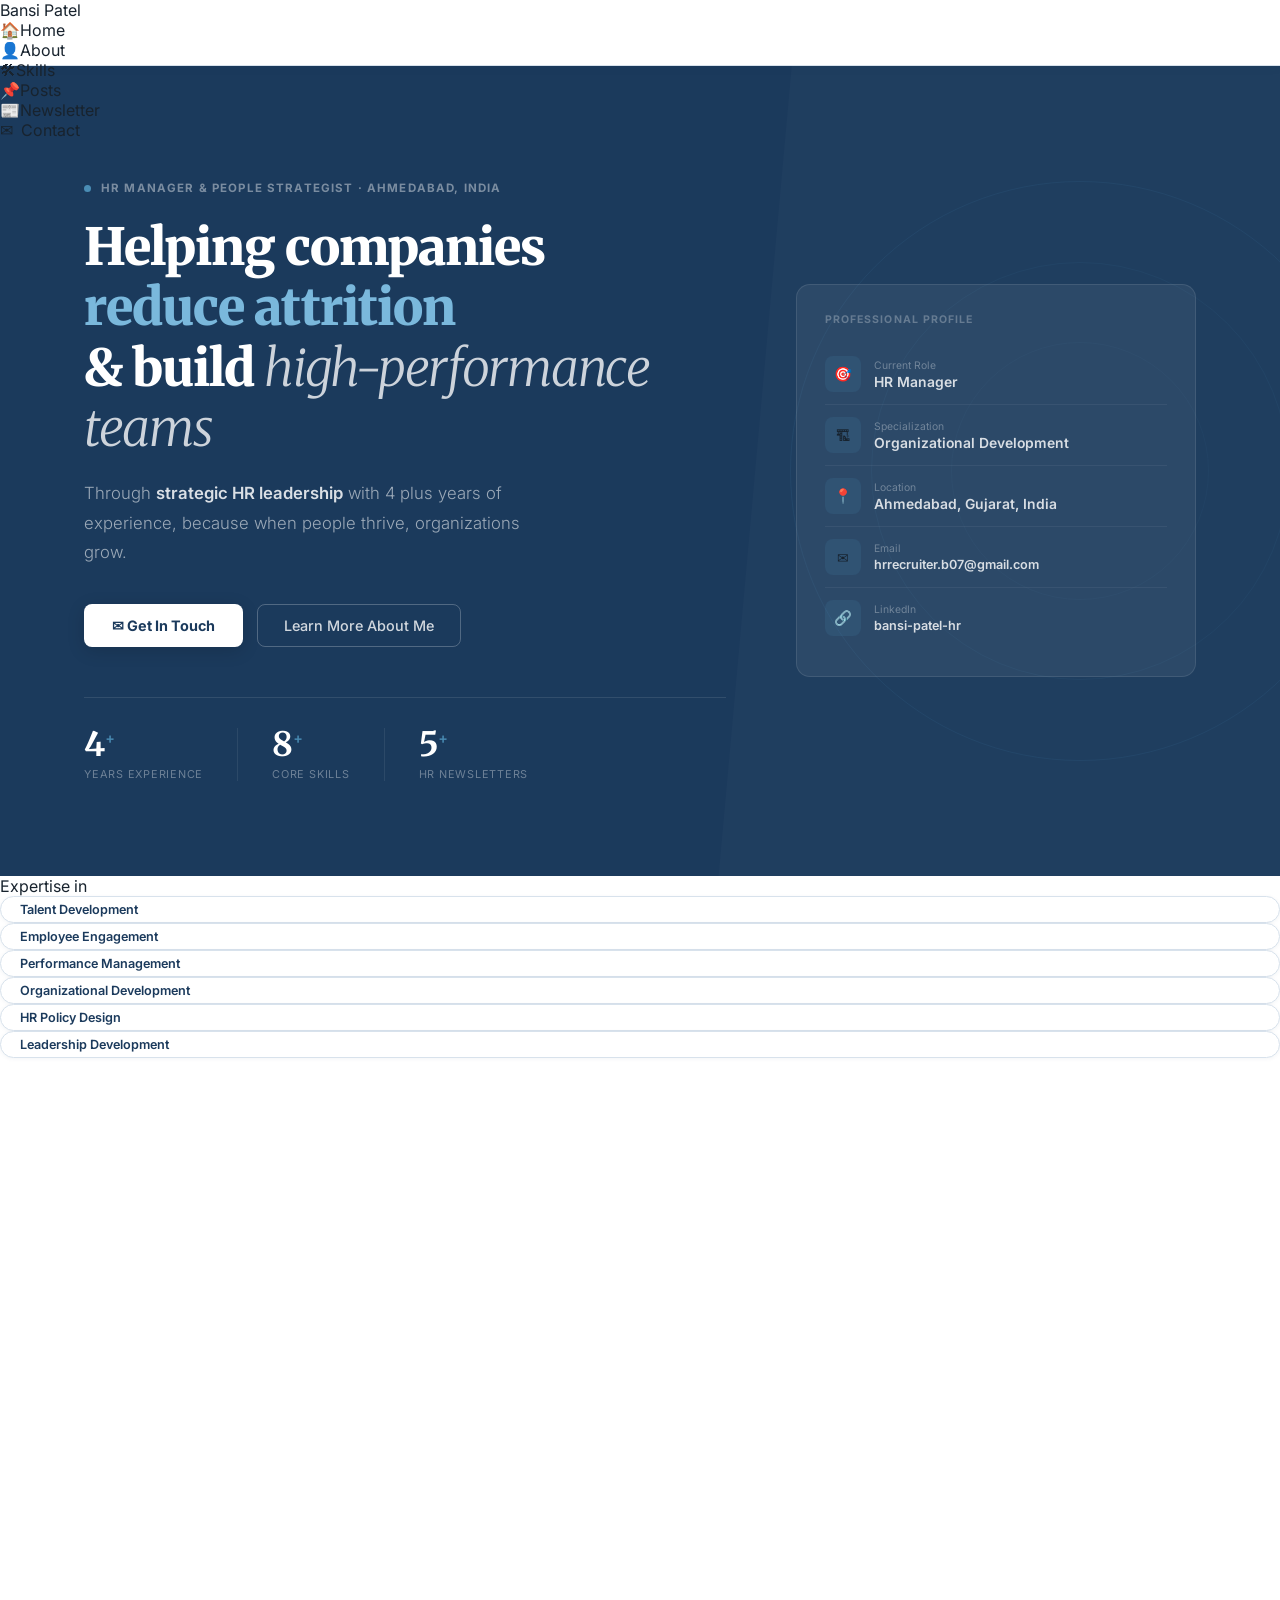
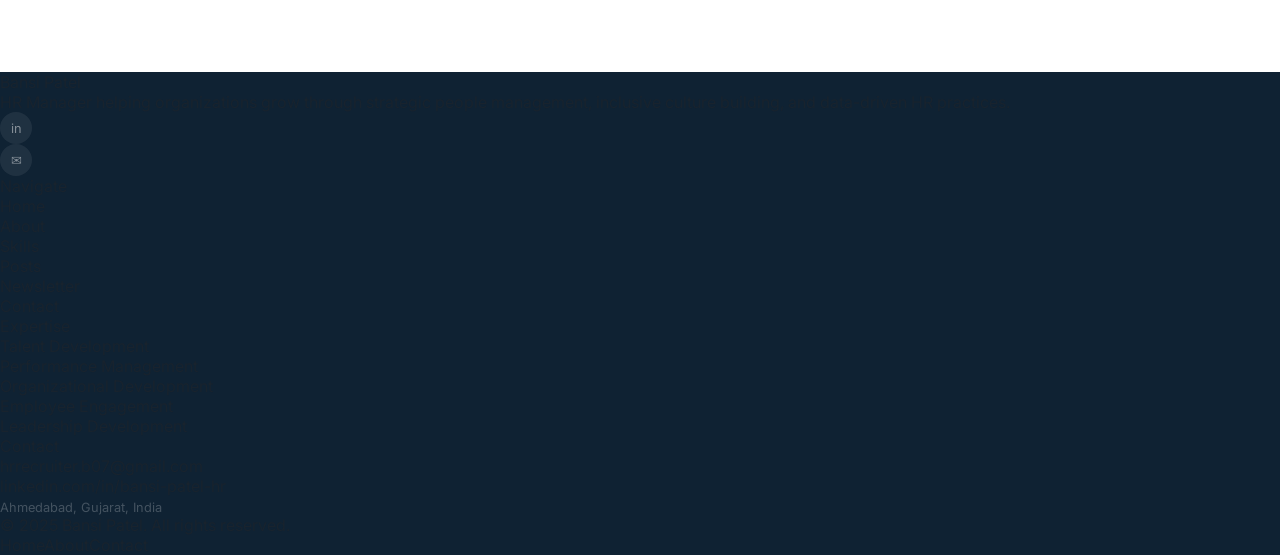
<file: index.html>
<!DOCTYPE html>
<html lang="en">
<head>
<meta charset="UTF-8">
<meta name="viewport" content="width=device-width, initial-scale=1.0">
<title>Bansi Patel — HR Manager &amp; People Strategist</title>
<link rel="stylesheet" href="style.css">
<style>
.hero{background:var(--navy);min-height:90vh;display:flex;align-items:center;position:relative;overflow:hidden;}
.hero-ring{position:absolute;right:-90px;top:50%;transform:translateY(-50%);width:580px;height:580px;border-radius:50%;border:1px solid rgba(74,141,181,.1);pointer-events:none;}
.hero-ring::before{content:'';position:absolute;inset:80px;border-radius:50%;border:1px solid rgba(74,141,181,.07);}
.hero-ring::after{content:'';position:absolute;inset:160px;border-radius:50%;border:1px solid rgba(74,141,181,.05);}
.hero-slash{position:absolute;right:-5%;top:-20%;width:50%;height:140%;background:rgba(255,255,255,.018);clip-path:polygon(16% 0%,100% 0%,100% 100%,0% 100%);pointer-events:none;}
.hero-wrap{max-width:1200px;margin:0 auto;width:100%;padding:110px 44px 90px;display:grid;grid-template-columns:1fr 400px;gap:70px;align-items:center;position:relative;z-index:2;}
.hero-eyebrow{display:flex;align-items:center;gap:10px;margin-bottom:22px;opacity:0;animation:hFadeUp .8s .1s ease forwards;}
.h-dot{width:7px;height:7px;border-radius:50%;background:var(--steel);animation:hPulse 2.2s ease-in-out infinite;}
@keyframes hPulse{0%,100%{opacity:1;transform:scale(1);}50%{opacity:.25;transform:scale(.7);}}
.h-eyetxt{font-size:.72rem;font-weight:700;letter-spacing:.1em;text-transform:uppercase;color:rgba(255,255,255,.42);}
h1.hero-h1{font-family:'Merriweather',serif;font-size:clamp(2.1rem,4vw,3.4rem);font-weight:900;line-height:1.18;color:#fff;letter-spacing:-.02em;margin-bottom:20px;opacity:0;animation:hFadeUp .9s .2s ease forwards;}
h1.hero-h1 .hl{color:#7ab8dc;}
h1.hero-h1 em{font-style:italic;font-weight:300;opacity:.78;}
.hero-desc{font-size:1.05rem;color:rgba(255,255,255,.56);line-height:1.78;margin-bottom:36px;font-weight:300;max-width:460px;opacity:0;animation:hFadeUp .9s .35s ease forwards;}
.hero-desc strong{color:rgba(255,255,255,.84);font-weight:600;}
.hero-btns{display:flex;gap:14px;flex-wrap:wrap;margin-bottom:50px;opacity:0;animation:hFadeUp .9s .5s ease forwards;}
.btn-hw{background:#fff;color:var(--navy);padding:13px 28px;border-radius:var(--r);font-size:.9rem;font-weight:700;border:none;cursor:pointer;box-shadow:0 4px 18px rgba(0,0,0,.14);transition:all .25s;display:inline-flex;align-items:center;gap:8px;text-decoration:none;}
.btn-hw:hover{background:var(--navy-pale);transform:translateY(-2px);}
.btn-hg{border:1.5px solid rgba(255,255,255,.24);color:rgba(255,255,255,.8);padding:12px 26px;border-radius:var(--r);font-size:.9rem;font-weight:500;background:none;cursor:pointer;transition:all .25s;display:inline-flex;align-items:center;gap:8px;text-decoration:none;}
.btn-hg:hover{border-color:rgba(255,255,255,.55);color:#fff;}
.hero-stats{display:flex;gap:0;padding-top:30px;border-top:1px solid rgba(255,255,255,.1);opacity:0;animation:hFadeUp .9s .65s ease forwards;}
.hs{padding-right:34px;margin-right:34px;border-right:1px solid rgba(255,255,255,.08);}
.hs:last-child{border-right:none;}
.hs-n{font-family:'Merriweather',serif;font-size:2.1rem;font-weight:700;color:#fff;line-height:1;}
.hs-n sup{font-size:.95rem;color:var(--steel);}
.hs-l{font-size:.68rem;color:rgba(255,255,255,.36);text-transform:uppercase;letter-spacing:.07em;margin-top:5px;}
.hero-card{background:rgba(255,255,255,.06);border:1px solid rgba(255,255,255,.1);border-radius:var(--rl);padding:28px;opacity:0;animation:hSlideIn .9s .28s ease forwards;}
@keyframes hSlideIn{from{opacity:0;transform:translateX(36px);}to{opacity:1;transform:none;}}
@keyframes hFadeUp{from{opacity:0;transform:translateY(18px);}to{opacity:1;transform:none;}}
.hc-head{font-size:.66rem;font-weight:700;letter-spacing:.1em;text-transform:uppercase;color:rgba(255,255,255,.28);margin-bottom:18px;}
.hc-row{display:flex;align-items:center;gap:13px;padding:12px 0;border-bottom:1px solid rgba(255,255,255,.06);}
.hc-row:last-child{border-bottom:none;}
.hc-ico{width:36px;height:36px;border-radius:8px;background:rgba(74,141,181,.14);display:flex;align-items:center;justify-content:center;font-size:.9rem;flex-shrink:0;}
.hc-lbl{font-size:.65rem;color:rgba(255,255,255,.33);margin-bottom:2px;}
.hc-val{font-size:.87rem;font-weight:600;color:rgba(255,255,255,.82);}
.intro-grid{display:grid;grid-template-columns:repeat(3,1fr);gap:22px;margin-top:48px;}
.ic{background:#fff;border:1px solid var(--g200);border-radius:var(--rl);padding:28px;box-shadow:var(--sh-s);transition:transform .3s,box-shadow .3s;position:relative;overflow:hidden;}
.ic::after{content:'';position:absolute;bottom:0;left:0;right:0;height:3px;background:var(--navy);transform:scaleX(0);transform-origin:left;transition:transform .38s;}
.ic:hover{transform:translateY(-6px);box-shadow:var(--sh-l);}
.ic:hover::after{transform:scaleX(1);}
.ic-ico{font-size:1.65rem;margin-bottom:16px;}
.ic-title{font-size:.95rem;font-weight:700;color:var(--navy);margin-bottom:8px;}
.ic-desc{font-size:.85rem;color:var(--text-md);line-height:1.72;}
.ic-link{font-size:.79rem;font-weight:700;color:var(--navy);margin-top:14px;display:inline-flex;align-items:center;gap:4px;text-decoration:none;transition:gap .2s;}
.ic-link:hover{gap:8px;}
@media(max-width:960px){.hero-wrap{grid-template-columns:1fr;padding:80px 20px 70px;gap:40px;}.hero-card{display:none;}.hero-stats{flex-wrap:wrap;gap:14px;}.hs{border-right:none;padding-right:0;margin-right:0;min-width:80px;}.intro-grid{grid-template-columns:1fr;}}
</style>
</head>
<body>
<main>
<section class="hero">
  <div class="hero-ring"></div>
  <div class="hero-slash"></div>
  <div class="hero-wrap">
    <div>
      <div class="hero-eyebrow"><span class="h-dot"></span><span class="h-eyetxt">HR Manager &amp; People Strategist · Ahmedabad, India</span></div>
      <h1 class="hero-h1">Helping companies<br><span class="hl">reduce attrition</span><br>&amp; build <em>high-performance teams</em></h1>
      <p class="hero-desc">Through <strong>strategic HR leadership</strong> with 4 plus years of experience, because when people thrive, organizations grow.</p>
      <div class="hero-btns">
        <a href="contact.html" class="btn-hw">✉ Get In Touch</a>
        <a href="about.html" class="btn-hg">Learn More About Me</a>
      </div>
      <div class="hero-stats">
        <div class="hs"><div class="hs-n">4<sup>+</sup></div><div class="hs-l">Years Experience</div></div>
        <div class="hs"><div class="hs-n">8<sup>+</sup></div><div class="hs-l">Core Skills</div></div>
        <div class="hs"><div class="hs-n">5<sup>+</sup></div><div class="hs-l">HR Newsletters</div></div>
      </div>
    </div>
    <div class="hero-card">
      <div class="hc-head">Professional Profile</div>
      <div class="hc-row"><div class="hc-ico">🎯</div><div><div class="hc-lbl">Current Role</div><div class="hc-val">HR Manager</div></div></div>
      <div class="hc-row"><div class="hc-ico">🏗</div><div><div class="hc-lbl">Specialization</div><div class="hc-val">Organizational Development</div></div></div>
      <div class="hc-row"><div class="hc-ico">📍</div><div><div class="hc-lbl">Location</div><div class="hc-val">Ahmedabad, Gujarat, India</div></div></div>
      <div class="hc-row"><div class="hc-ico">✉</div><div><div class="hc-lbl">Email</div><div class="hc-val" style="font-size:.79rem">hrrecruiter.b07@gmail.com</div></div></div>
      <div class="hc-row"><div class="hc-ico">🔗</div><div><div class="hc-lbl">LinkedIn</div><div class="hc-val" style="font-size:.79rem">bansi-patel-hr</div></div></div>
    </div>
  </div>
</section>

<div class="trust-bar">
  <div class="trust-inner">
    <span class="t-label">Expertise in</span>
    <div class="t-pills">
      <span class="tpill"><i></i>Talent Development</span>
      <span class="tpill"><i></i>Employee Engagement</span>
      <span class="tpill"><i></i>Performance Management</span>
      <span class="tpill"><i></i>Organizational Development</span>
      <span class="tpill"><i></i>HR Policy Design</span>
      <span class="tpill"><i></i>Leadership Development</span>
    </div>
  </div>
</div>

<section class="section section-alt">
  <div class="wrap">
    <div data-sr="up">
      <div class="sec-label">What I Bring</div>
      <h2 class="sh2">Three Pillars of <em>Strategic HR</em></h2>
      <p class="sd">My work revolves around three core practices that together create organizations where people and performance thrive. Explore each area in detail on the Skills page.</p>
    </div>
    <div class="intro-grid">
      <div class="ic" data-sr="up" data-d1>
        <div class="ic-ico">👥</div>
        <div class="ic-title">People &amp; Talent</div>
        <p class="ic-desc">End-to-end talent management, from recruitment and onboarding through to succession planning and attrition reduction.</p>
        <a href="skills.html" class="ic-link">View all skills →</a>
      </div>
      <div class="ic" data-sr="up" data-d2>
        <div class="ic-ico">🎯</div>
        <div class="ic-title">Strategy &amp; Leadership</div>
        <p class="ic-desc">Translating business goals into actionable HR roadmaps covering performance management, organizational development, and change leadership.</p>
        <a href="skills.html" class="ic-link">View all skills →</a>
      </div>
      <div class="ic" data-sr="up" data-d3>
        <div class="ic-ico">🌍</div>
        <div class="ic-title">Culture &amp; Analytics</div>
        <p class="ic-desc">Shaping inclusive, high-performance cultures backed by HR analytics, workforce data, and evidence-based decision making.</p>
        <a href="skills.html" class="ic-link">View all skills →</a>
      </div>
    </div>
  </div>
</section>

<div class="metrics-band">
  <div class="metrics-wrap">
    <div class="m-item" data-sr="scale" data-d1><div class="m-num" data-count="4">4<sup>+</sup></div><div class="m-lbl">Years of Strategic HR</div><div class="m-bar"></div></div>
    <div class="m-item" data-sr="scale" data-d2><div class="m-num" data-count="8">8<sup>+</sup></div><div class="m-lbl">Core Competencies</div><div class="m-bar"></div></div>
    <div class="m-item" data-sr="scale" data-d3><div class="m-num" data-count="100">100<sup>%</sup></div><div class="m-lbl">People-Centered Approach</div><div class="m-bar"></div></div>
    <div class="m-item" data-sr="scale" data-d4><div class="m-num" data-count="5">5<sup>+</sup></div><div class="m-lbl">HR Newsletters Published</div><div class="m-bar"></div></div>
  </div>
</div>

<div class="cta-strip">
  <h2 data-sr="up">Ready to Build Something Great Together?</h2>
  <p data-sr="up" data-d1>Let's connect and explore how strategic HR can transform your organization's performance and culture.</p>
  <a href="contact.html" class="btn btn-wh" data-sr="up" data-d2>✉ Get In Touch</a>
</div>
</main>
<script src="shared.js"></script>
</body>
</html>
</file>
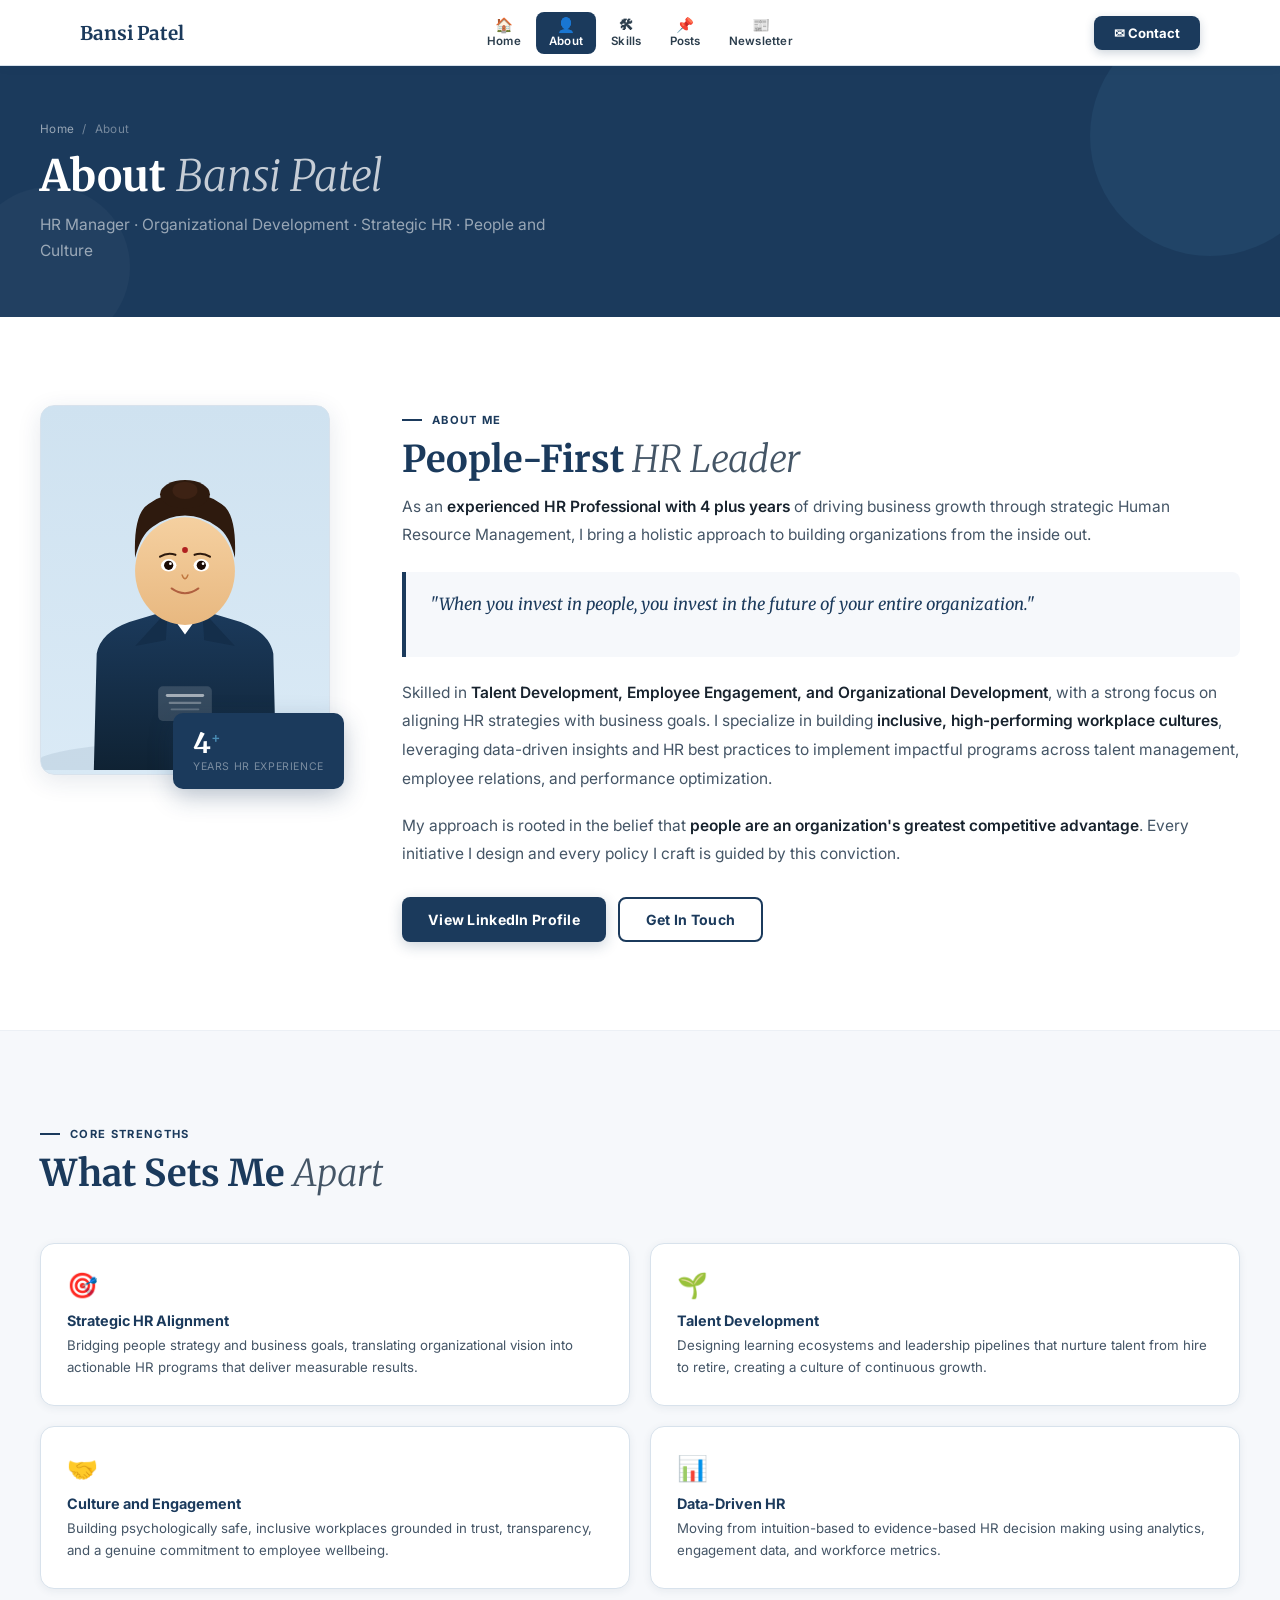
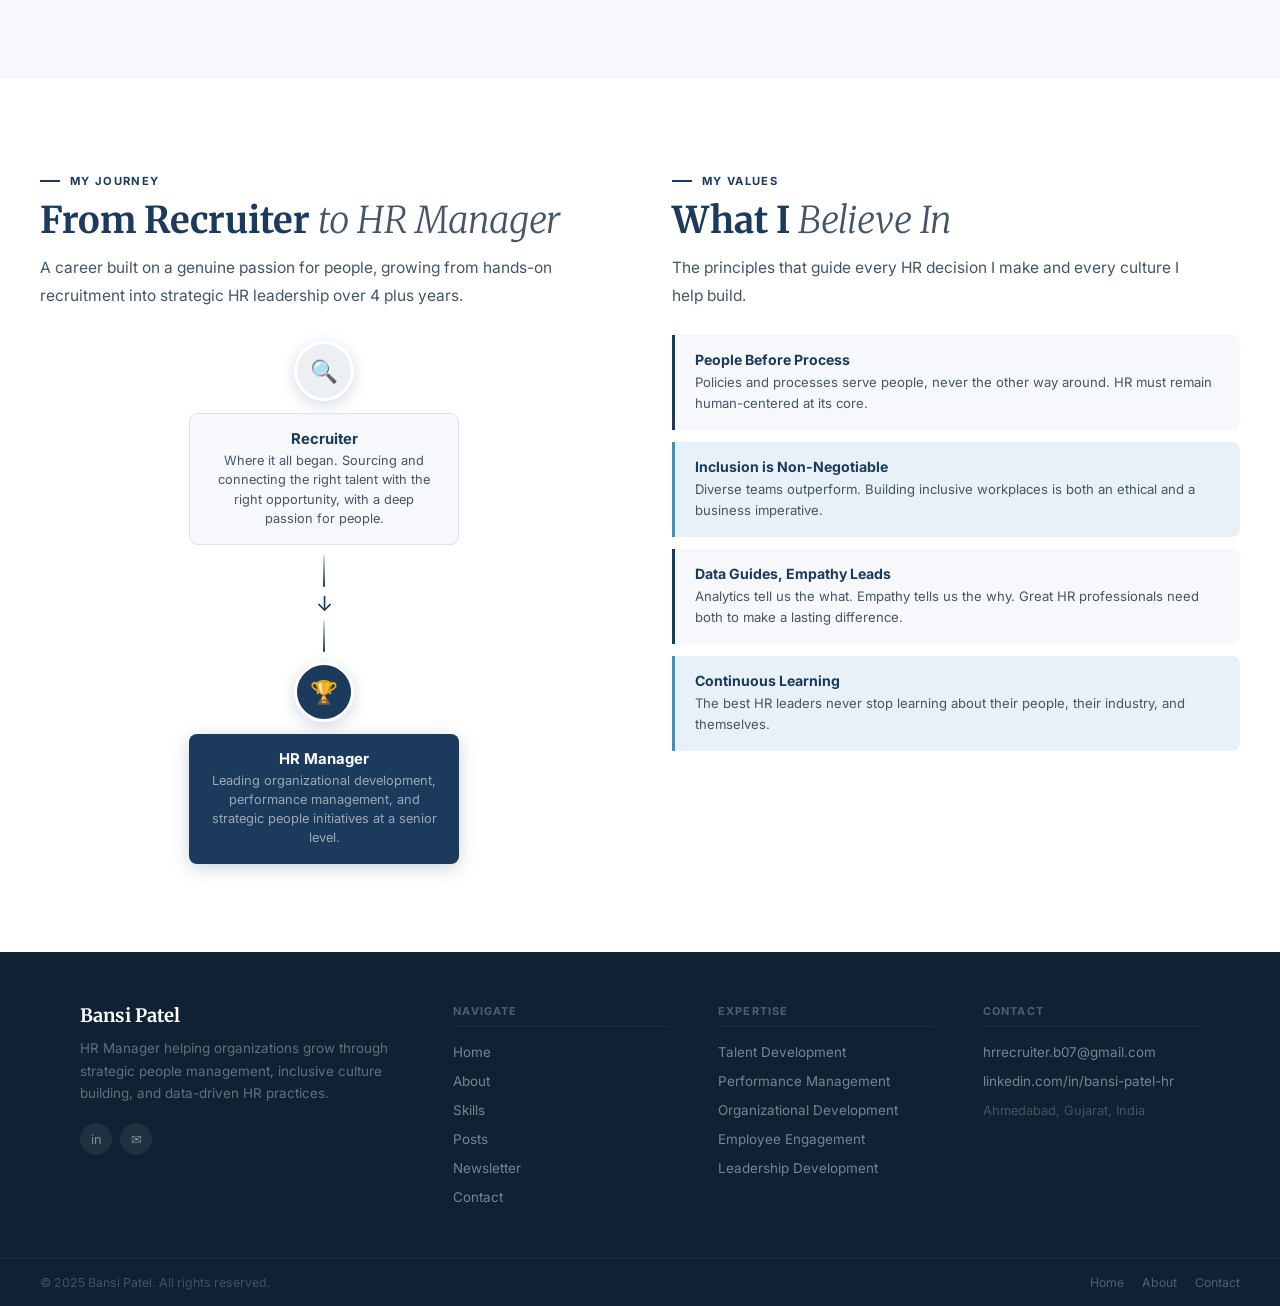
<file: about.html>
<!DOCTYPE html>
<html lang="en">
<head>
<meta charset="UTF-8">
<meta name="viewport" content="width=device-width, initial-scale=1.0">
<title>About — Bansi Patel</title>
<link rel="stylesheet" href="style.css">
<style>
.about-grid{display:grid;grid-template-columns:290px 1fr;gap:72px;align-items:start;}
.portrait-wrap{position:relative;}
.portrait-svg{border-radius:14px;overflow:hidden;border:1px solid #d8e2ec;box-shadow:0 6px 24px rgba(27,58,92,.11);background:linear-gradient(160deg,#d0e4f0,#daeaf6);}
.portrait-badge{position:absolute;bottom:-14px;right:-14px;background:#1b3a5c;border-radius:10px;padding:16px 20px;box-shadow:0 8px 24px rgba(27,58,92,.28);}
.pb-n{font-family:'Merriweather',serif;font-size:1.75rem;font-weight:700;color:#fff;line-height:1;}
.pb-n sup{font-size:.9rem;color:#4a8db5;}
.pb-l{font-size:.66rem;color:rgba(255,255,255,.42);text-transform:uppercase;letter-spacing:.06em;margin-top:3px;}
.abody p{font-size:.97rem;color:#445566;line-height:1.85;margin-bottom:18px;}
.abody p strong{color:#18232e;font-weight:600;}
.pullquote{margin:22px 0;padding:20px 24px;border-left:4px solid #1b3a5c;background:#f6f8fb;border-radius:0 8px 8px 0;}
.pullquote p{font-family:'Merriweather',serif;font-size:1.04rem;font-style:italic;color:#1b3a5c;line-height:1.6;}
.abtns{display:flex;gap:12px;flex-wrap:wrap;margin-top:28px;}
.sgrid4{display:grid;grid-template-columns:repeat(2,1fr);gap:20px;margin-top:48px;}
.scard4{background:#fff;border:1px solid #d8e2ec;border-radius:14px;padding:26px;box-shadow:0 2px 8px rgba(27,58,92,.07);position:relative;overflow:hidden;transition:transform .3s,box-shadow .3s;}
.scard4::before{content:'';position:absolute;top:0;left:0;right:0;height:3px;background:#1b3a5c;transform:scaleX(0);transform-origin:left;transition:transform .38s;}
.scard4:hover{transform:translateY(-5px);box-shadow:0 16px 48px rgba(27,58,92,.15);}
.scard4:hover::before{transform:scaleX(1);}
.sc4-ico{font-size:1.55rem;margin-bottom:12px;}
.sc4-t{font-size:.9rem;font-weight:700;color:#1b3a5c;margin-bottom:6px;}
.sc4-d{font-size:.83rem;color:#445566;line-height:1.65;}
.jcols{display:grid;grid-template-columns:1fr 1fr;gap:64px;}
.jvisual{display:flex;flex-direction:column;align-items:center;margin-top:32px;}
.jnode{display:flex;flex-direction:column;align-items:center;width:100%;}
.jcircle{width:60px;height:60px;border-radius:50%;display:flex;align-items:center;justify-content:center;font-size:1.4rem;border:3px solid #fff;box-shadow:0 4px 16px rgba(27,58,92,.18);}
.jcircle.start{background:#ecf0f5;}
.jcircle.end{background:#1b3a5c;}
.jlabel{margin-top:12px;text-align:center;width:100%;max-width:270px;padding:16px 22px;border-radius:8px;}
.jlabel.sl{background:#f6f8fb;border:1px solid #d8e2ec;}
.jlabel.el{background:#1b3a5c;box-shadow:0 4px 18px rgba(27,58,92,.22);}
.jl-role{font-size:.93rem;font-weight:700;color:#1b3a5c;margin-bottom:3px;}
.jl-role.w{color:#fff;}
.jl-desc{font-size:.8rem;color:#445566;line-height:1.5;}
.jl-desc.w{color:rgba(255,255,255,.56);}
.jcon{display:flex;flex-direction:column;align-items:center;gap:4px;padding:10px 0;}
.jline{width:2px;height:32px;background:linear-gradient(to bottom,#d8e2ec,#1b3a5c);border-radius:1px;}
.jarrow{font-size:1.3rem;color:#1b3a5c;animation:bd 1.8s ease-in-out infinite;}
@keyframes bd{0%,100%{transform:translateY(0);}50%{transform:translateY(6px);}}
.valstack{display:flex;flex-direction:column;gap:12px;}
.vrow{padding:16px 20px;border-left:3px solid #1b3a5c;background:#f6f8fb;border-radius:0 8px 8px 0;transition:transform .25s,box-shadow .25s;}
.vrow.alt{border-left-color:#4a8db5;background:#e8f1f8;}
.vrow:hover{transform:translateX(5px);box-shadow:0 2px 8px rgba(27,58,92,.07);}
.vt{font-size:.88rem;font-weight:700;color:#1b3a5c;margin-bottom:4px;}
.vd{font-size:.82rem;color:#445566;line-height:1.6;}
.footer-row{display:flex;flex-direction:column;gap:9px;}
@media(max-width:960px){.about-grid{grid-template-columns:1fr;gap:40px;}.portrait-wrap{max-width:280px;}.sgrid4{grid-template-columns:1fr;}.jcols{grid-template-columns:1fr;gap:48px;}}
</style>
</head>
<body>
<nav class="navbar">
  <div class="nb-inner">
    <a href="index.html" class="nb-logo">Bansi Patel</a>
    <ul class="nb-links" id="nbMenu">
      <li><a href="index.html"><span class="ico">🏠</span>Home</a></li>
      <li><a href="about.html" class="active"><span class="ico">👤</span>About</a></li>
      <li><a href="skills.html"><span class="ico">🛠</span>Skills</a></li>
      <li><a href="posts.html"><span class="ico">📌</span>Posts</a></li>
      <li><a href="newsletter.html"><span class="ico">📰</span>Newsletter</a></li>
    </ul>
    <a href="contact.html" class="nb-cta">✉&nbsp;Contact</a>
    <div class="nb-ham" id="nbHam"><span></span><span></span><span></span></div>
  </div>
</nav>
<main>
<div class="banner">
  <div class="bw">
    <div class="bcrumb"><a href="index.html">Home</a><span>/</span>About</div>
    <h1>About <em>Bansi Patel</em></h1>
    <p class="bsub">HR Manager · Organizational Development · Strategic HR · People and Culture</p>
  </div>
</div>
<section class="sec">
  <div class="w">
    <div class="about-grid">
      <div data-sr="left">
        <div class="portrait-wrap">
          <div class="portrait-svg">
            <svg xmlns="http://www.w3.org/2000/svg" viewBox="0 0 300 380" width="100%">
              <defs>
                <linearGradient id="bg" x1="0" y1="0" x2="0" y2="1"><stop offset="0%" stop-color="#cfe2f0"/><stop offset="100%" stop-color="#daeaf6"/></linearGradient>
                <linearGradient id="skin" x1="0" y1="0" x2="0" y2="1"><stop offset="0%" stop-color="#f5d0a0"/><stop offset="100%" stop-color="#e8b880"/></linearGradient>
                <linearGradient id="suit" x1="0" y1="0" x2="0" y2="1"><stop offset="0%" stop-color="#1b3a5c"/><stop offset="100%" stop-color="#0f2233"/></linearGradient>
              </defs>
              <rect width="300" height="380" fill="url(#bg)"/>
              <ellipse cx="150" cy="372" rx="155" ry="22" fill="rgba(27,58,92,.09)"/>
              <path d="M55 380 L58 258 Q62 236 92 225 L132 213 L150 232 L168 213 L208 225 Q238 236 242 258 L245 380 Z" fill="url(#suit)"/>
              <path d="M132 213 L150 238 L168 213 L160 206 L150 222 L140 206 Z" fill="#fff"/>
              <path d="M132 213 L98 250 L130 244 Z" fill="#142e4a"/>
              <path d="M168 213 L202 250 L170 244 Z" fill="#142e4a"/>
              <rect x="136" y="192" width="28" height="24" rx="6" fill="url(#skin)"/>
              <ellipse cx="150" cy="172" rx="52" ry="56" fill="url(#skin)"/>
              <path d="M98 158 Q96 112 112 102 Q128 90 150 90 Q172 90 188 102 Q204 112 202 158 Q196 134 184 126 Q168 114 150 114 Q132 114 116 126 Q104 134 98 158 Z" fill="#2e1a0e"/>
              <ellipse cx="150" cy="92" rx="26" ry="15" fill="#2e1a0e"/>
              <ellipse cx="150" cy="88" rx="13" ry="9" fill="#3d2214"/>
              <path d="M124 157 Q132 152 140 155" stroke="#2e1a0e" stroke-width="2.2" fill="none" stroke-linecap="round"/>
              <path d="M160 155 Q168 152 176 157" stroke="#2e1a0e" stroke-width="2.2" fill="none" stroke-linecap="round"/>
              <ellipse cx="133" cy="166" rx="8" ry="6.5" fill="#fff"/>
              <ellipse cx="167" cy="166" rx="8" ry="6.5" fill="#fff"/>
              <circle cx="133" cy="166" r="4.8" fill="#1a0a04"/>
              <circle cx="167" cy="166" r="4.8" fill="#1a0a04"/>
              <circle cx="134.8" cy="164.2" r="1.4" fill="#fff"/>
              <circle cx="168.8" cy="164.2" r="1.4" fill="#fff"/>
              <path d="M147 176 Q150 184 153 176" stroke="#c07840" stroke-width="1.5" fill="none" stroke-linecap="round"/>
              <path d="M136 190 Q150 200 164 190" stroke="#b06040" stroke-width="2" fill="none" stroke-linecap="round"/>
              <circle cx="150" cy="150" r="3" fill="#b02020"/>
              <rect x="122" y="292" width="56" height="36" rx="5" fill="rgba(255,255,255,.14)"/>
              <rect x="130" y="300" width="40" height="3" rx="1.5" fill="rgba(255,255,255,.55)"/>
              <rect x="133" y="308" width="34" height="2.5" rx="1" fill="rgba(255,255,255,.3)"/>
              <rect x="135" y="315" width="30" height="2" rx="1" fill="rgba(255,255,255,.22)"/>
            </svg>
          </div>
          <div class="portrait-badge">
            <div class="pb-n">4<sup>+</sup></div>
            <div class="pb-l">Years HR Experience</div>
          </div>
        </div>
      </div>
      <div data-sr="right" class="abody">
        <div class="slabel">About Me</div>
        <h2 class="sh">People-First <em>HR Leader</em></h2>
        <p>As an <strong>experienced HR Professional with 4 plus years</strong> of driving business growth through strategic Human Resource Management, I bring a holistic approach to building organizations from the inside out.</p>
        <div class="pullquote"><p>"When you invest in people, you invest in the future of your entire organization."</p></div>
        <p>Skilled in <strong>Talent Development, Employee Engagement, and Organizational Development</strong>, with a strong focus on aligning HR strategies with business goals. I specialize in building <strong>inclusive, high-performing workplace cultures</strong>, leveraging data-driven insights and HR best practices to implement impactful programs across talent management, employee relations, and performance optimization.</p>
        <p>My approach is rooted in the belief that <strong>people are an organization's greatest competitive advantage</strong>. Every initiative I design and every policy I craft is guided by this conviction.</p>
        <div class="abtns">
          <a href="https://linkedin.com/in/bansi-patel-hr" target="_blank" class="btn btn-n">View LinkedIn Profile</a>
          <a href="contact.html" class="btn btn-o">Get In Touch</a>
        </div>
      </div>
    </div>
  </div>
</section>
<section class="sec sec-alt">
  <div class="w">
    <div data-sr="up"><div class="slabel">Core Strengths</div><h2 class="sh">What Sets Me <em>Apart</em></h2></div>
    <div class="sgrid4">
      <div class="scard4" data-sr="flip" data-d1><div class="sc4-ico">🎯</div><div class="sc4-t">Strategic HR Alignment</div><p class="sc4-d">Bridging people strategy and business goals, translating organizational vision into actionable HR programs that deliver measurable results.</p></div>
      <div class="scard4" data-sr="flip" data-d2><div class="sc4-ico">🌱</div><div class="sc4-t">Talent Development</div><p class="sc4-d">Designing learning ecosystems and leadership pipelines that nurture talent from hire to retire, creating a culture of continuous growth.</p></div>
      <div class="scard4" data-sr="flip" data-d3><div class="sc4-ico">🤝</div><div class="sc4-t">Culture and Engagement</div><p class="sc4-d">Building psychologically safe, inclusive workplaces grounded in trust, transparency, and a genuine commitment to employee wellbeing.</p></div>
      <div class="scard4" data-sr="flip" data-d4><div class="sc4-ico">📊</div><div class="sc4-t">Data-Driven HR</div><p class="sc4-d">Moving from intuition-based to evidence-based HR decision making using analytics, engagement data, and workforce metrics.</p></div>
    </div>
  </div>
</section>
<section class="sec">
  <div class="w">
    <div class="jcols">
      <div data-sr="left">
        <div class="slabel">My Journey</div>
        <h2 class="sh">From Recruiter <em>to HR Manager</em></h2>
        <p class="sdesc" style="margin-bottom:32px">A career built on a genuine passion for people, growing from hands-on recruitment into strategic HR leadership over 4 plus years.</p>
        <div class="jvisual">
          <div class="jnode">
            <div class="jcircle start">🔍</div>
            <div class="jlabel sl">
              <div class="jl-role">Recruiter</div>
              <p class="jl-desc">Where it all began. Sourcing and connecting the right talent with the right opportunity, with a deep passion for people.</p>
            </div>
          </div>
          <div class="jcon"><div class="jline"></div><span class="jarrow">↓</span><div class="jline"></div></div>
          <div class="jnode">
            <div class="jcircle end">🏆</div>
            <div class="jlabel el">
              <div class="jl-role w">HR Manager</div>
              <p class="jl-desc w">Leading organizational development, performance management, and strategic people initiatives at a senior level.</p>
            </div>
          </div>
        </div>
      </div>
      <div data-sr="right">
        <div class="slabel">My Values</div>
        <h2 class="sh">What I <em>Believe In</em></h2>
        <p class="sdesc" style="margin-bottom:26px">The principles that guide every HR decision I make and every culture I help build.</p>
        <div class="valstack">
          <div class="vrow" data-sr="up" data-d1><div class="vt">People Before Process</div><p class="vd">Policies and processes serve people, never the other way around. HR must remain human-centered at its core.</p></div>
          <div class="vrow alt" data-sr="up" data-d2><div class="vt">Inclusion is Non-Negotiable</div><p class="vd">Diverse teams outperform. Building inclusive workplaces is both an ethical and a business imperative.</p></div>
          <div class="vrow" data-sr="up" data-d3><div class="vt">Data Guides, Empathy Leads</div><p class="vd">Analytics tell us the what. Empathy tells us the why. Great HR professionals need both to make a lasting difference.</p></div>
          <div class="vrow alt" data-sr="up" data-d4><div class="vt">Continuous Learning</div><p class="vd">The best HR leaders never stop learning about their people, their industry, and themselves.</p></div>
        </div>
      </div>
    </div>
  </div>
</section>
</main>
<footer>
  <div class="ftbody">
    <div><div class="ftbrand">Bansi Patel</div><p class="ftag">HR Manager helping organizations grow through strategic people management, inclusive culture building, and data-driven HR practices.</p><div class="fsocrow"><a href="https://linkedin.com/in/bansi-patel-hr" target="_blank" class="fsoc">in</a><a href="mailto:hrrecruiter.b07@gmail.com" class="fsoc">✉</a></div></div>
    <div><div class="fctitle">Navigate</div><ul class="flinks"><li><a href="index.html">Home</a></li><li><a href="about.html">About</a></li><li><a href="skills.html">Skills</a></li><li><a href="posts.html">Posts</a></li><li><a href="newsletter.html">Newsletter</a></li><li><a href="contact.html">Contact</a></li></ul></div>
    <div><div class="fctitle">Expertise</div><ul class="flinks"><li><a href="skills.html">Talent Development</a></li><li><a href="skills.html">Performance Management</a></li><li><a href="skills.html">Organizational Development</a></li><li><a href="skills.html">Employee Engagement</a></li><li><a href="skills.html">Leadership Development</a></li></ul></div>
    <div><div class="fctitle">Contact</div><ul class="flinks"><li><a href="mailto:hrrecruiter.b07@gmail.com">hrrecruiter.b07@gmail.com</a></li><li><a href="https://linkedin.com/in/bansi-patel-hr" target="_blank">linkedin.com/in/bansi-patel-hr</a></li><li style="color:rgba(255,255,255,.22);font-size:.8rem;margin-top:4px;cursor:default">Ahmedabad, Gujarat, India</li></ul></div>
  </div>
  <div class="ftbot"><span class="ftcopy">© 2025 Bansi Patel. All rights reserved.</span><div class="ftbotlinks"><a href="index.html">Home</a><a href="about.html">About</a><a href="contact.html">Contact</a></div></div>
</footer>
<script>
document.getElementById('nbHam').addEventListener('click',function(){document.getElementById('nbMenu').classList.toggle('open');});
document.querySelectorAll('.nb-links a').forEach(function(a){a.addEventListener('click',function(){document.getElementById('nbMenu').classList.remove('open');});});
(function(){var obs=new IntersectionObserver(function(e){e.forEach(function(x){if(x.isIntersecting){x.target.classList.add('vis');obs.unobserve(x.target);}});},{threshold:0.1});document.querySelectorAll('[data-sr]').forEach(function(el){obs.observe(el);});})();
</script>
</body>
</html>
</file>
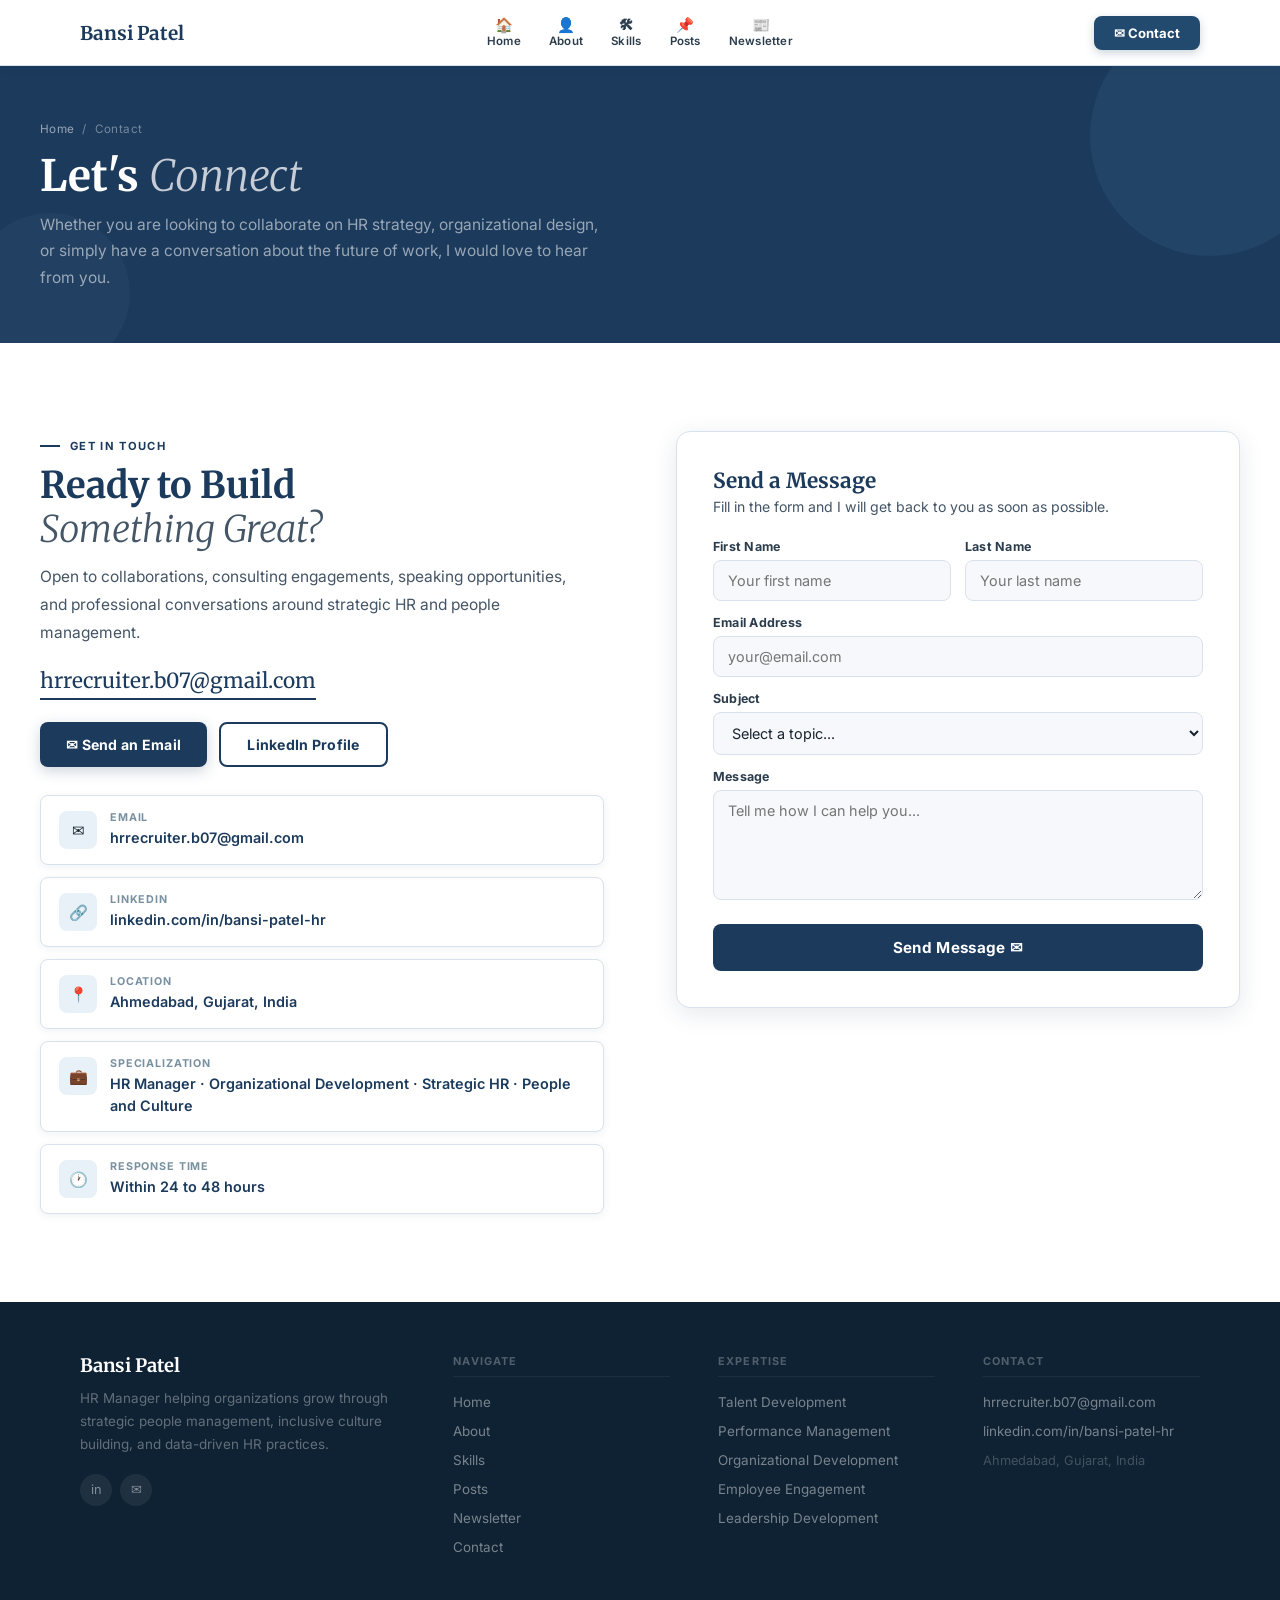
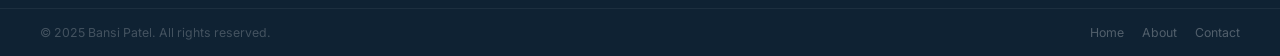
<file: contact.html>
<!DOCTYPE html>
<html lang="en">
<head>
<meta charset="UTF-8">
<meta name="viewport" content="width=device-width, initial-scale=1.0">
<title>Contact — Bansi Patel</title>
<link rel="stylesheet" href="style.css">
<style>
.clayout{display:grid;grid-template-columns:1fr 1fr;gap:72px;align-items:start;}
.cemail{font-family:'Merriweather',serif;font-size:1.3rem;font-weight:400;color:#1b3a5c;display:inline-block;margin-bottom:22px;border-bottom:2px solid #1b3a5c;padding-bottom:4px;transition:opacity .2s;text-decoration:none;}
.cemail:hover{opacity:.65;}
.cbtns{display:flex;gap:12px;flex-wrap:wrap;}
.cilist{display:flex;flex-direction:column;gap:12px;margin-top:28px;}
.cicard{background:#fff;border:1px solid #d8e2ec;border-radius:8px;padding:15px 18px;display:flex;gap:13px;align-items:flex-start;box-shadow:0 2px 8px rgba(27,58,92,.07);transition:transform .25s,box-shadow .25s;}
.cicard:hover{transform:translateX(5px);border-left:3px solid #1b3a5c;box-shadow:0 6px 24px rgba(27,58,92,.11);}
.ci-ico{width:38px;height:38px;border-radius:8px;background:#e8f1f8;display:flex;align-items:center;justify-content:center;font-size:.95rem;flex-shrink:0;}
.ci-lbl{font-size:.67rem;font-weight:700;letter-spacing:.08em;text-transform:uppercase;color:#7890a0;margin-bottom:3px;}
.ci-val{font-size:.9rem;font-weight:600;color:#1b3a5c;line-height:1.5;}
.ci-val a{color:#1b3a5c;text-decoration:none;}
.ci-val a:hover{text-decoration:underline;}
.fcard{background:#fff;border:1px solid #d8e2ec;border-radius:14px;padding:36px;box-shadow:0 6px 24px rgba(27,58,92,.11);}
.ft{font-family:'Merriweather',serif;font-size:1.3rem;font-weight:700;color:#1b3a5c;margin-bottom:4px;}
.fs{font-size:.88rem;color:#445566;margin-bottom:24px;}
.fr{display:grid;grid-template-columns:1fr 1fr;gap:14px;margin-bottom:14px;}
.fg{margin-bottom:14px;}
.fl{display:block;font-size:.78rem;font-weight:700;color:#2b3d4c;margin-bottom:6px;letter-spacing:.02em;}
.fi{width:100%;padding:11px 14px;border:1.5px solid #d8e2ec;border-radius:8px;font-family:'Inter',sans-serif;font-size:.9rem;color:#18232e;background:#f6f8fb;outline:none;transition:border .25s,background .25s;}
.fi:focus{border-color:#1b3a5c;background:#fff;box-shadow:0 0 0 3px rgba(27,58,92,.07);}
.fta{width:100%;padding:11px 14px;border:1.5px solid #d8e2ec;border-radius:8px;font-family:'Inter',sans-serif;font-size:.9rem;color:#18232e;background:#f6f8fb;outline:none;resize:vertical;min-height:110px;transition:border .25s,background .25s;}
.fta:focus{border-color:#1b3a5c;background:#fff;box-shadow:0 0 0 3px rgba(27,58,92,.07);}
.fsel{width:100%;padding:11px 14px;border:1.5px solid #d8e2ec;border-radius:8px;font-family:'Inter',sans-serif;font-size:.9rem;color:#18232e;background:#f6f8fb;outline:none;cursor:pointer;transition:border .25s;}
.fsel:focus{border-color:#1b3a5c;}
.fsub{width:100%;padding:14px;background:#1b3a5c;color:#fff;border:none;border-radius:8px;font-family:'Inter',sans-serif;font-size:.95rem;font-weight:700;cursor:pointer;margin-top:6px;transition:all .25s;letter-spacing:.02em;}
.fsub:hover{background:#224a6e;transform:translateY(-1px);box-shadow:0 6px 18px rgba(27,58,92,.25);}
@media(max-width:960px){.clayout{grid-template-columns:1fr;gap:48px;}.fr{grid-template-columns:1fr;}}
</style>
</head>
<body>
<nav class="navbar">
  <div class="nb-inner">
    <a href="index.html" class="nb-logo">Bansi Patel</a>
    <ul class="nb-links" id="nbMenu">
      <li><a href="index.html"><span class="ico">🏠</span>Home</a></li>
      <li><a href="about.html"><span class="ico">👤</span>About</a></li>
      <li><a href="skills.html"><span class="ico">🛠</span>Skills</a></li>
      <li><a href="posts.html"><span class="ico">📌</span>Posts</a></li>
      <li><a href="newsletter.html"><span class="ico">📰</span>Newsletter</a></li>
    </ul>
    <a href="contact.html" class="nb-cta active" style="background:#224a6e;">✉&nbsp;Contact</a>
    <div class="nb-ham" id="nbHam"><span></span><span></span><span></span></div>
  </div>
</nav>
<main>
<div class="banner">
  <div class="bw">
    <div class="bcrumb"><a href="index.html">Home</a><span>/</span>Contact</div>
    <h1>Let's <em>Connect</em></h1>
    <p class="bsub">Whether you are looking to collaborate on HR strategy, organizational design, or simply have a conversation about the future of work, I would love to hear from you.</p>
  </div>
</div>
<section class="sec">
  <div class="w">
    <div class="clayout">
      <div data-sr="left">
        <div class="slabel">Get In Touch</div>
        <h2 class="sh">Ready to Build<br><em>Something Great?</em></h2>
        <p class="sdesc" style="margin-bottom:22px">Open to collaborations, consulting engagements, speaking opportunities, and professional conversations around strategic HR and people management.</p>
        <a href="mailto:hrrecruiter.b07@gmail.com" class="cemail">hrrecruiter.b07@gmail.com</a>
        <div class="cbtns">
          <a href="mailto:hrrecruiter.b07@gmail.com" class="btn btn-n">✉ Send an Email</a>
          <a href="https://linkedin.com/in/bansi-patel-hr" target="_blank" class="btn btn-o">LinkedIn Profile</a>
        </div>
        <div class="cilist">
          <div class="cicard" data-sr="up" data-d1><div class="ci-ico">✉</div><div><div class="ci-lbl">Email</div><div class="ci-val"><a href="mailto:hrrecruiter.b07@gmail.com">hrrecruiter.b07@gmail.com</a></div></div></div>
          <div class="cicard" data-sr="up" data-d2><div class="ci-ico">🔗</div><div><div class="ci-lbl">LinkedIn</div><div class="ci-val"><a href="https://linkedin.com/in/bansi-patel-hr" target="_blank">linkedin.com/in/bansi-patel-hr</a></div></div></div>
          <div class="cicard" data-sr="up" data-d3><div class="ci-ico">📍</div><div><div class="ci-lbl">Location</div><div class="ci-val">Ahmedabad, Gujarat, India</div></div></div>
          <div class="cicard" data-sr="up" data-d4><div class="ci-ico">💼</div><div><div class="ci-lbl">Specialization</div><div class="ci-val">HR Manager · Organizational Development · Strategic HR · People and Culture</div></div></div>
          <div class="cicard" data-sr="up" data-d5><div class="ci-ico">🕐</div><div><div class="ci-lbl">Response Time</div><div class="ci-val">Within 24 to 48 hours</div></div></div>
        </div>
      </div>
      <div class="fcard" data-sr="right">
        <div class="ft">Send a Message</div>
        <p class="fs">Fill in the form and I will get back to you as soon as possible.</p>
        <form onsubmit="doSubmit(event)">
          <div class="fr">
            <div><label class="fl">First Name</label><input class="fi" type="text" id="fn" placeholder="Your first name" required></div>
            <div><label class="fl">Last Name</label><input class="fi" type="text" id="ln" placeholder="Your last name" required></div>
          </div>
          <div class="fg"><label class="fl">Email Address</label><input class="fi" type="email" id="em" placeholder="your@email.com" required></div>
          <div class="fg">
            <label class="fl">Subject</label>
            <select class="fsel" id="sub">
              <option value="">Select a topic...</option>
              <option>HR Consulting and Strategy</option>
              <option>Organizational Development</option>
              <option>Speaking Opportunity</option>
              <option>Collaboration</option>
              <option>General Enquiry</option>
            </select>
          </div>
          <div class="fg"><label class="fl">Message</label><textarea class="fta" id="msg" placeholder="Tell me how I can help you..." required></textarea></div>
          <button type="submit" class="fsub">Send Message ✉</button>
        </form>
      </div>
    </div>
  </div>
</section>
</main>
<footer>
  <div class="ftbody">
    <div><div class="ftbrand">Bansi Patel</div><p class="ftag">HR Manager helping organizations grow through strategic people management, inclusive culture building, and data-driven HR practices.</p><div class="fsocrow"><a href="https://linkedin.com/in/bansi-patel-hr" target="_blank" class="fsoc">in</a><a href="mailto:hrrecruiter.b07@gmail.com" class="fsoc">✉</a></div></div>
    <div><div class="fctitle">Navigate</div><ul class="flinks"><li><a href="index.html">Home</a></li><li><a href="about.html">About</a></li><li><a href="skills.html">Skills</a></li><li><a href="posts.html">Posts</a></li><li><a href="newsletter.html">Newsletter</a></li><li><a href="contact.html">Contact</a></li></ul></div>
    <div><div class="fctitle">Expertise</div><ul class="flinks"><li><a href="skills.html">Talent Development</a></li><li><a href="skills.html">Performance Management</a></li><li><a href="skills.html">Organizational Development</a></li><li><a href="skills.html">Employee Engagement</a></li><li><a href="skills.html">Leadership Development</a></li></ul></div>
    <div><div class="fctitle">Contact</div><ul class="flinks"><li><a href="mailto:hrrecruiter.b07@gmail.com">hrrecruiter.b07@gmail.com</a></li><li><a href="https://linkedin.com/in/bansi-patel-hr" target="_blank">linkedin.com/in/bansi-patel-hr</a></li><li style="color:rgba(255,255,255,.22);font-size:.8rem;margin-top:4px;cursor:default">Ahmedabad, Gujarat, India</li></ul></div>
  </div>
  <div class="ftbot"><span class="ftcopy">© 2025 Bansi Patel. All rights reserved.</span><div class="ftbotlinks"><a href="index.html">Home</a><a href="about.html">About</a><a href="contact.html">Contact</a></div></div>
</footer>
<script>
document.getElementById('nbHam').addEventListener('click',function(){document.getElementById('nbMenu').classList.toggle('open');});
document.querySelectorAll('.nb-links a').forEach(function(a){a.addEventListener('click',function(){document.getElementById('nbMenu').classList.remove('open');});});
(function(){var obs=new IntersectionObserver(function(e){e.forEach(function(x){if(x.isIntersecting){x.target.classList.add('vis');obs.unobserve(x.target);}});},{threshold:0.1});document.querySelectorAll('[data-sr]').forEach(function(el){obs.observe(el);});})();
function doSubmit(e){
  e.preventDefault();
  var n=document.getElementById('fn').value+' '+document.getElementById('ln').value;
  var em=document.getElementById('em').value;
  var s=document.getElementById('sub').value||'Website Enquiry';
  var m=document.getElementById('msg').value;
  window.location.href='mailto:hrrecruiter.b07@gmail.com?subject='+encodeURIComponent(s+' from '+n)+'&body='+encodeURIComponent(m+'\n\nFrom: '+n+'\nEmail: '+em);
}
</script>
</body>
</html>
</file>
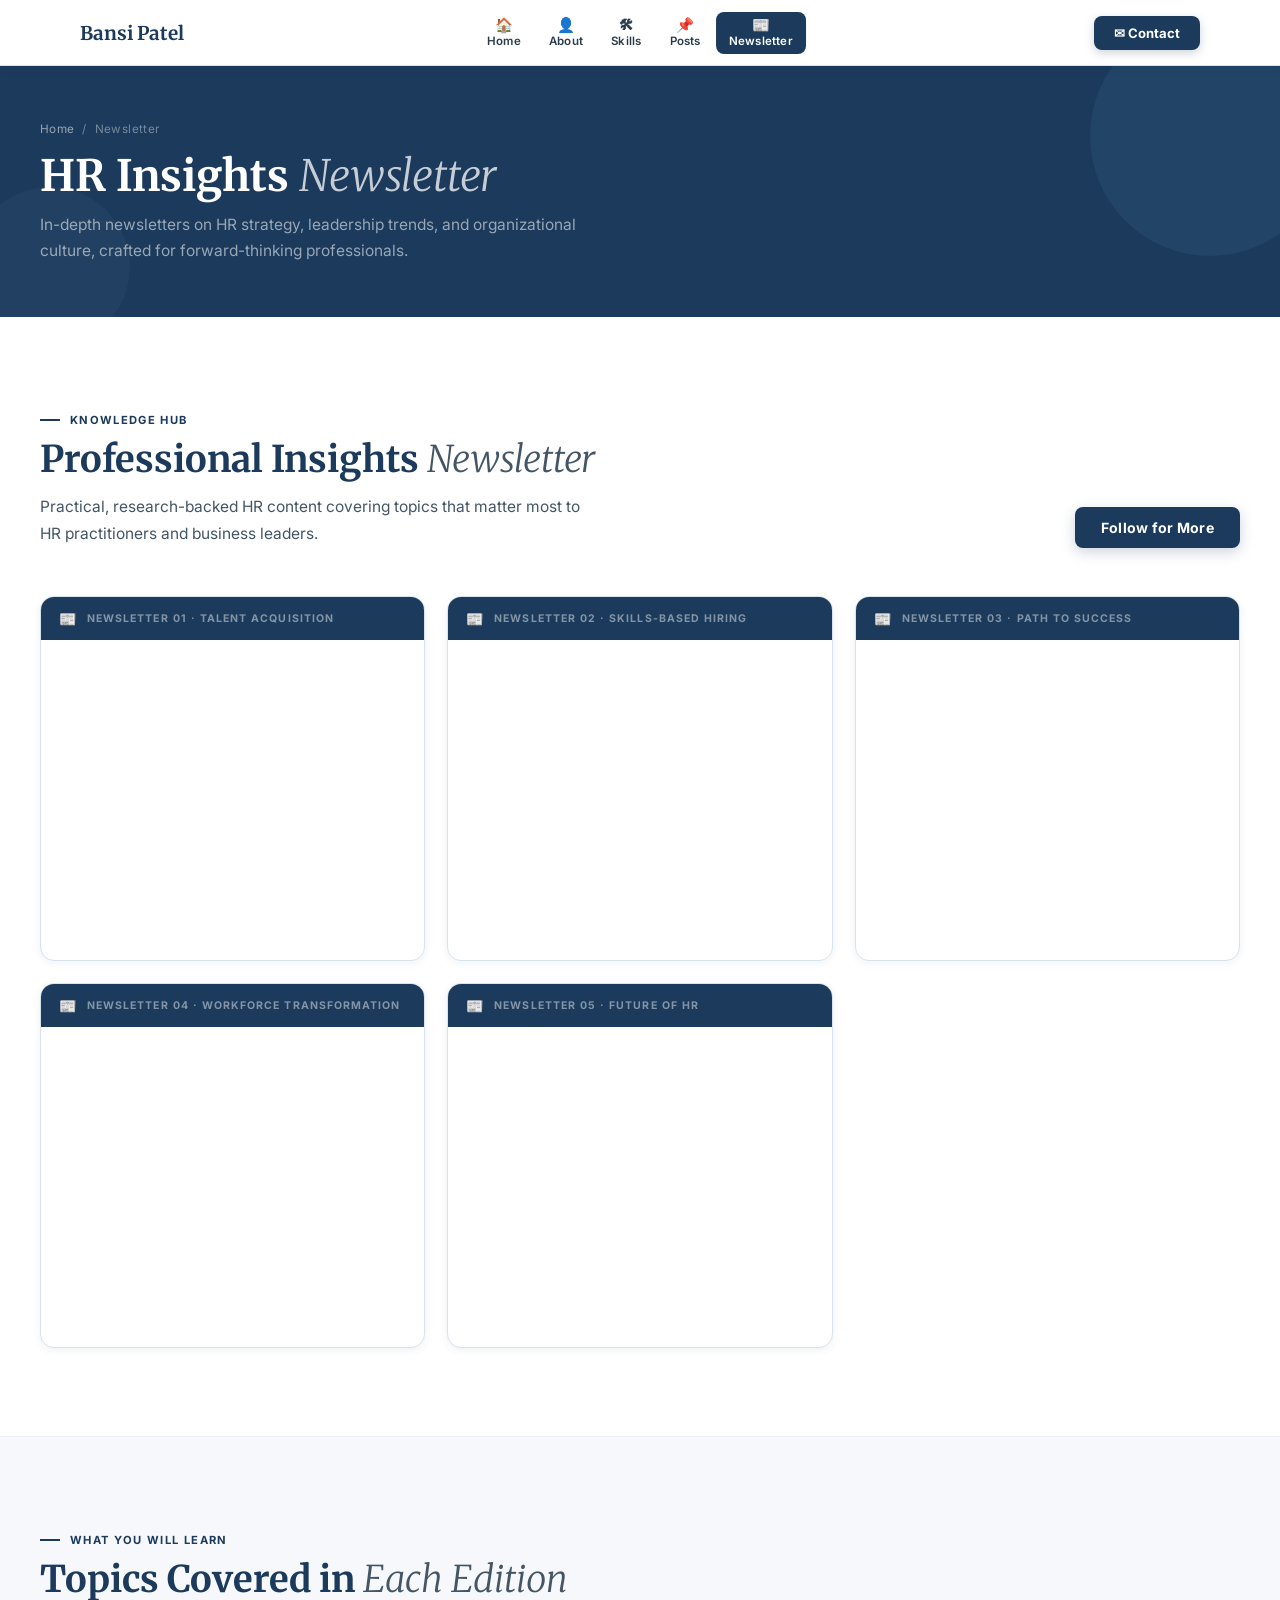
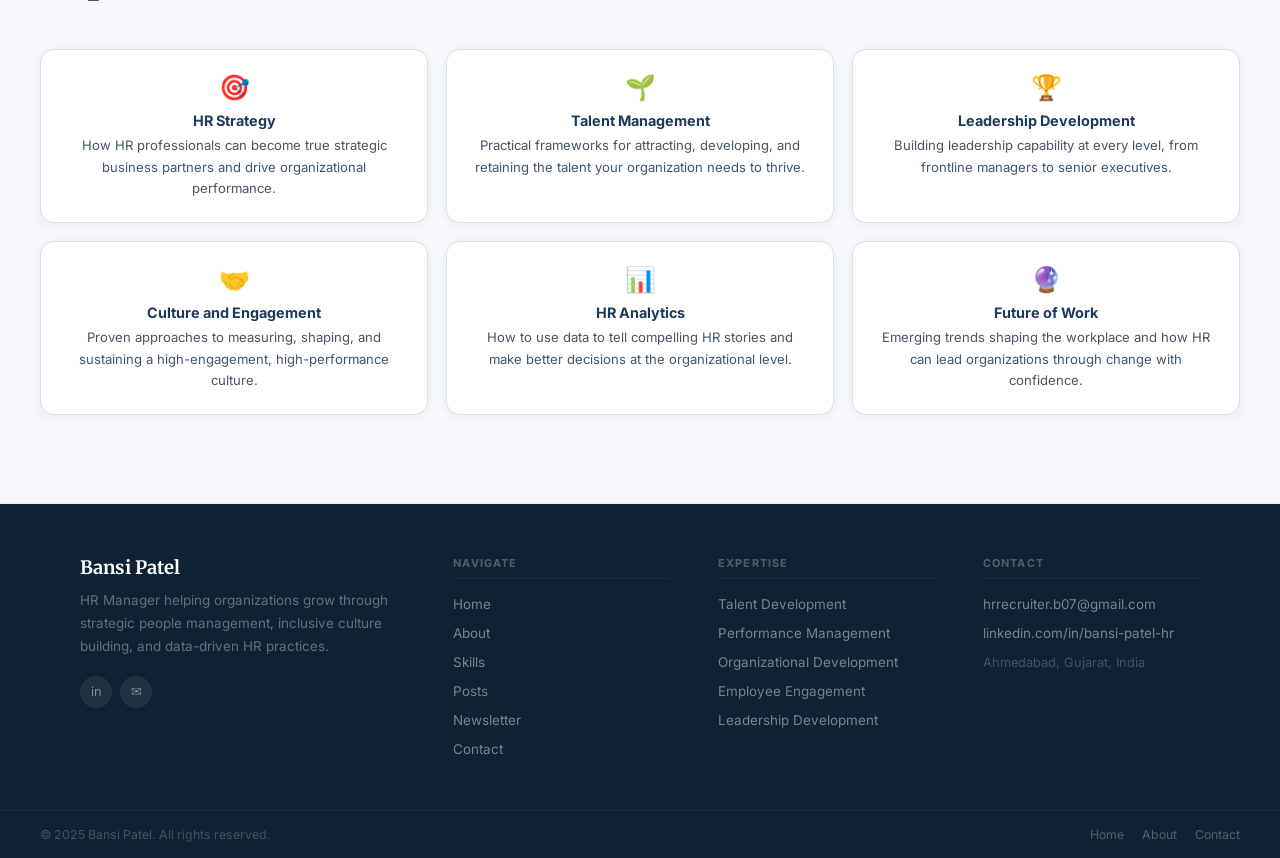
<file: newsletter.html>
<!DOCTYPE html>
<html lang="en">
<head>
<meta charset="UTF-8">
<meta name="viewport" content="width=device-width, initial-scale=1.0">
<title>Newsletter — Bansi Patel</title>
<link rel="stylesheet" href="style.css">
<style>
.nl-hdr{display:flex;justify-content:space-between;align-items:flex-end;margin-bottom:48px;flex-wrap:wrap;gap:20px;}
.nl-grid{display:grid;grid-template-columns:repeat(3,1fr);gap:22px;}
.nl-card{background:#fff;border:1px solid #d8e2ec;border-radius:14px;overflow:hidden;box-shadow:0 2px 8px rgba(27,58,92,.07);transition:transform .35s,box-shadow .35s;}
.nl-card:hover{transform:translateY(-6px);box-shadow:0 16px 48px rgba(27,58,92,.15);}
.nl-head{background:#1b3a5c;padding:13px 18px;display:flex;align-items:center;gap:10px;}
.nl-num{font-size:.66rem;font-weight:700;letter-spacing:.1em;text-transform:uppercase;color:rgba(255,255,255,.46);}
.nl-ico{color:#4a8db5;font-size:.88rem;}
.nl-card iframe{width:100%;border:none;display:block;}
.tgrid{display:grid;grid-template-columns:repeat(3,1fr);gap:18px;margin-top:48px;}
.tc{background:#fff;border:1px solid #d8e2ec;border-radius:14px;padding:22px;text-align:center;transition:transform .3s,box-shadow .3s;box-shadow:0 2px 8px rgba(27,58,92,.07);}
.tc:hover{transform:translateY(-4px);box-shadow:0 16px 48px rgba(27,58,92,.15);}
.tc-ico{font-size:1.55rem;margin-bottom:10px;}
.tc-t{font-size:.9rem;font-weight:700;color:#1b3a5c;margin-bottom:6px;}
.tc-d{font-size:.82rem;color:#445566;line-height:1.65;}
@media(max-width:960px){.nl-grid{grid-template-columns:1fr;}.tgrid{grid-template-columns:1fr 1fr;}}
@media(max-width:480px){.tgrid{grid-template-columns:1fr;}}
</style>
</head>
<body>
<nav class="navbar">
  <div class="nb-inner">
    <a href="index.html" class="nb-logo">Bansi Patel</a>
    <ul class="nb-links" id="nbMenu">
      <li><a href="index.html"><span class="ico">🏠</span>Home</a></li>
      <li><a href="about.html"><span class="ico">👤</span>About</a></li>
      <li><a href="skills.html"><span class="ico">🛠</span>Skills</a></li>
      <li><a href="posts.html"><span class="ico">📌</span>Posts</a></li>
      <li><a href="newsletter.html" class="active"><span class="ico">📰</span>Newsletter</a></li>
    </ul>
    <a href="contact.html" class="nb-cta">✉&nbsp;Contact</a>
    <div class="nb-ham" id="nbHam"><span></span><span></span><span></span></div>
  </div>
</nav>
<main>
<div class="banner">
  <div class="bw">
    <div class="bcrumb"><a href="index.html">Home</a><span>/</span>Newsletter</div>
    <h1>HR Insights <em>Newsletter</em></h1>
    <p class="bsub">In-depth newsletters on HR strategy, leadership trends, and organizational culture, crafted for forward-thinking professionals.</p>
  </div>
</div>
<section class="sec">
  <div class="w">
    <div class="nl-hdr">
      <div data-sr="left">
        <div class="slabel">Knowledge Hub</div>
        <h2 class="sh">Professional Insights <em>Newsletter</em></h2>
        <p class="sdesc">Practical, research-backed HR content covering topics that matter most to HR practitioners and business leaders.</p>
      </div>
      <a href="https://linkedin.com/in/bansi-patel-hr" target="_blank" class="btn btn-n" data-sr="right" style="align-self:flex-end;white-space:nowrap">Follow for More</a>
    </div>
    <div class="nl-grid">
      <div class="nl-card" data-sr="up" data-d1>
        <div class="nl-head"><span class="nl-ico">📰</span><span class="nl-num">Newsletter 01 · Talent Acquisition</span></div>
        <iframe src="https://www.linkedin.com/embed/feed/update/urn:li:ugcPost:7409568702180028416?collapsed=1" height="320" frameborder="0" allowfullscreen title="Newsletter 1 on Talent Acquisition"></iframe>
      </div>
      <div class="nl-card" data-sr="up" data-d2>
        <div class="nl-head"><span class="nl-ico">📰</span><span class="nl-num">Newsletter 02 · Skills-Based Hiring</span></div>
        <iframe src="https://www.linkedin.com/embed/feed/update/urn:li:ugcPost:7410194277294669825?collapsed=1" height="320" frameborder="0" allowfullscreen title="Newsletter 2 on Skills-Based Hiring"></iframe>
      </div>
      <div class="nl-card" data-sr="up" data-d3>
        <div class="nl-head"><span class="nl-ico">📰</span><span class="nl-num">Newsletter 03 · Path to Success</span></div>
        <iframe src="https://www.linkedin.com/embed/feed/update/urn:li:ugcPost:7420704178110423040?collapsed=1" height="320" frameborder="0" allowfullscreen title="Newsletter 3 on Path to Success"></iframe>
      </div>
      <div class="nl-card" data-sr="up" data-d1>
        <div class="nl-head"><span class="nl-ico">📰</span><span class="nl-num">Newsletter 04 · Workforce Transformation</span></div>
        <iframe src="https://www.linkedin.com/embed/feed/update/urn:li:ugcPost:7435651908184436736?collapsed=1" height="320" frameborder="0" allowfullscreen title="Newsletter 4 on Workforce Transformation"></iframe>
      </div>
      <div class="nl-card" data-sr="up" data-d2>
        <div class="nl-head"><span class="nl-ico">📰</span><span class="nl-num">Newsletter 05 · Future of HR</span></div>
        <iframe src="https://www.linkedin.com/embed/feed/update/urn:li:ugcPost:7447314860486475776?collapsed=1" height="320" frameborder="0" allowfullscreen title="Newsletter 5 on Future of HR"></iframe>
      </div>
    </div>
  </div>
</section>
<section class="sec sec-alt">
  <div class="w">
    <div data-sr="up"><div class="slabel">What You Will Learn</div><h2 class="sh" style="margin-bottom:32px">Topics Covered in <em>Each Edition</em></h2></div>
    <div class="tgrid">
      <div class="tc" data-sr="up" data-d1><div class="tc-ico">🎯</div><div class="tc-t">HR Strategy</div><p class="tc-d">How HR professionals can become true strategic business partners and drive organizational performance.</p></div>
      <div class="tc" data-sr="up" data-d2><div class="tc-ico">🌱</div><div class="tc-t">Talent Management</div><p class="tc-d">Practical frameworks for attracting, developing, and retaining the talent your organization needs to thrive.</p></div>
      <div class="tc" data-sr="up" data-d3><div class="tc-ico">🏆</div><div class="tc-t">Leadership Development</div><p class="tc-d">Building leadership capability at every level, from frontline managers to senior executives.</p></div>
      <div class="tc" data-sr="up" data-d1><div class="tc-ico">🤝</div><div class="tc-t">Culture and Engagement</div><p class="tc-d">Proven approaches to measuring, shaping, and sustaining a high-engagement, high-performance culture.</p></div>
      <div class="tc" data-sr="up" data-d2><div class="tc-ico">📊</div><div class="tc-t">HR Analytics</div><p class="tc-d">How to use data to tell compelling HR stories and make better decisions at the organizational level.</p></div>
      <div class="tc" data-sr="up" data-d3><div class="tc-ico">🔮</div><div class="tc-t">Future of Work</div><p class="tc-d">Emerging trends shaping the workplace and how HR can lead organizations through change with confidence.</p></div>
    </div>
  </div>
</section>
</main>
<footer>
  <div class="ftbody">
    <div><div class="ftbrand">Bansi Patel</div><p class="ftag">HR Manager helping organizations grow through strategic people management, inclusive culture building, and data-driven HR practices.</p><div class="fsocrow"><a href="https://linkedin.com/in/bansi-patel-hr" target="_blank" class="fsoc">in</a><a href="mailto:hrrecruiter.b07@gmail.com" class="fsoc">✉</a></div></div>
    <div><div class="fctitle">Navigate</div><ul class="flinks"><li><a href="index.html">Home</a></li><li><a href="about.html">About</a></li><li><a href="skills.html">Skills</a></li><li><a href="posts.html">Posts</a></li><li><a href="newsletter.html">Newsletter</a></li><li><a href="contact.html">Contact</a></li></ul></div>
    <div><div class="fctitle">Expertise</div><ul class="flinks"><li><a href="skills.html">Talent Development</a></li><li><a href="skills.html">Performance Management</a></li><li><a href="skills.html">Organizational Development</a></li><li><a href="skills.html">Employee Engagement</a></li><li><a href="skills.html">Leadership Development</a></li></ul></div>
    <div><div class="fctitle">Contact</div><ul class="flinks"><li><a href="mailto:hrrecruiter.b07@gmail.com">hrrecruiter.b07@gmail.com</a></li><li><a href="https://linkedin.com/in/bansi-patel-hr" target="_blank">linkedin.com/in/bansi-patel-hr</a></li><li style="color:rgba(255,255,255,.22);font-size:.8rem;margin-top:4px;cursor:default">Ahmedabad, Gujarat, India</li></ul></div>
  </div>
  <div class="ftbot"><span class="ftcopy">© 2025 Bansi Patel. All rights reserved.</span><div class="ftbotlinks"><a href="index.html">Home</a><a href="about.html">About</a><a href="contact.html">Contact</a></div></div>
</footer>
<script>
document.getElementById('nbHam').addEventListener('click',function(){document.getElementById('nbMenu').classList.toggle('open');});
document.querySelectorAll('.nb-links a').forEach(function(a){a.addEventListener('click',function(){document.getElementById('nbMenu').classList.remove('open');});});
(function(){var obs=new IntersectionObserver(function(e){e.forEach(function(x){if(x.isIntersecting){x.target.classList.add('vis');obs.unobserve(x.target);}});},{threshold:0.1});document.querySelectorAll('[data-sr]').forEach(function(el){obs.observe(el);});})();
</script>
</body>
</html>
</file>
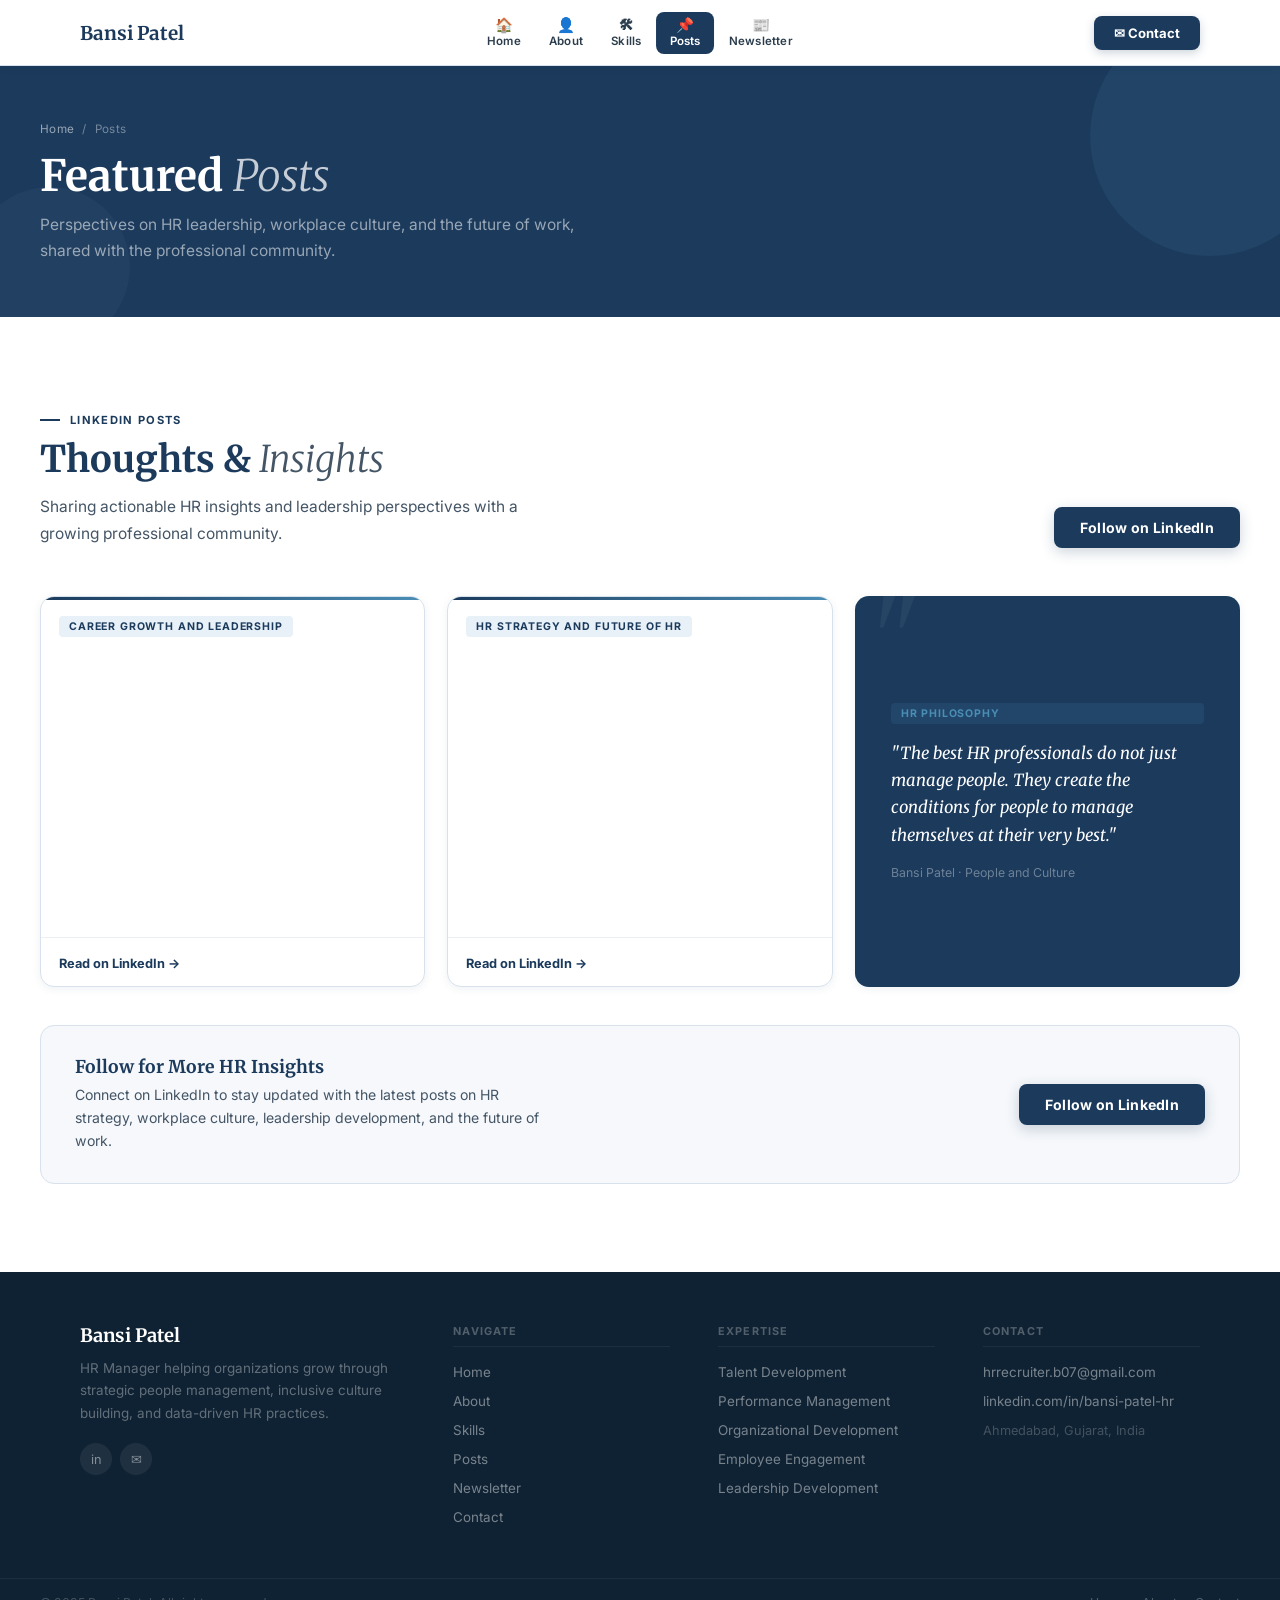
<file: posts.html>
<!DOCTYPE html>
<html lang="en">
<head>
<meta charset="UTF-8">
<meta name="viewport" content="width=device-width, initial-scale=1.0">
<title>Posts — Bansi Patel</title>
<link rel="stylesheet" href="style.css">
<style>
.posts-hdr{display:flex;justify-content:space-between;align-items:flex-end;margin-bottom:48px;flex-wrap:wrap;gap:20px;}
.pgrid{display:grid;grid-template-columns:repeat(3,1fr);gap:22px;}
.pcard{background:#fff;border:1px solid #d8e2ec;border-radius:14px;overflow:hidden;display:flex;flex-direction:column;box-shadow:0 2px 8px rgba(27,58,92,.07);transition:transform .35s,box-shadow .35s;}
.pcard:hover{transform:translateY(-7px);box-shadow:0 16px 48px rgba(27,58,92,.15);}
.pbar{height:3px;background:linear-gradient(90deg,#1b3a5c,#4a8db5);}
.phead{padding:14px 18px 0;}
.pbadge{font-size:.66rem;font-weight:700;letter-spacing:.08em;text-transform:uppercase;color:#1b3a5c;background:#e8f1f8;padding:4px 10px;border-radius:4px;display:inline-block;}
.pcard iframe{width:100%;border:none;display:block;}
.pfoot{padding:14px 18px;border-top:1px solid #ecf0f5;margin-top:auto;}
.plink{font-size:.8rem;font-weight:700;color:#1b3a5c;display:inline-flex;align-items:center;gap:5px;text-decoration:none;transition:gap .2s;}
.plink:hover{gap:9px;}
.pfeat{background:#1b3a5c;border-radius:14px;padding:36px;display:flex;flex-direction:column;justify-content:center;position:relative;overflow:hidden;box-shadow:0 2px 8px rgba(27,58,92,.07);}
.pfeat::before{content:'"';font-family:'Merriweather',serif;font-size:9rem;color:rgba(255,255,255,.05);position:absolute;top:-14px;left:14px;line-height:1;pointer-events:none;}
.pf-tag{font-size:.66rem;font-weight:700;letter-spacing:.08em;text-transform:uppercase;color:#4a8db5;background:rgba(74,141,181,.15);padding:4px 10px;border-radius:4px;display:inline-block;margin-bottom:16px;}
.pf-q{font-family:'Merriweather',serif;font-size:1.04rem;font-style:italic;color:#fff;line-height:1.65;position:relative;z-index:1;margin-bottom:16px;}
.pf-cite{font-size:.77rem;color:rgba(255,255,255,.36);}
.cbar{background:#f6f8fb;border:1px solid #d8e2ec;border-radius:14px;padding:30px 34px;display:flex;align-items:center;justify-content:space-between;gap:20px;margin-top:38px;flex-wrap:wrap;}
.cbar-t{font-family:'Merriweather',serif;font-size:1.1rem;font-weight:700;color:#1b3a5c;margin-bottom:5px;}
.cbar-d{font-size:.88rem;color:#445566;max-width:480px;line-height:1.65;}
@media(max-width:960px){.pgrid{grid-template-columns:1fr;}.cbar{flex-direction:column;}}
</style>
</head>
<body>
<nav class="navbar">
  <div class="nb-inner">
    <a href="index.html" class="nb-logo">Bansi Patel</a>
    <ul class="nb-links" id="nbMenu">
      <li><a href="index.html"><span class="ico">🏠</span>Home</a></li>
      <li><a href="about.html"><span class="ico">👤</span>About</a></li>
      <li><a href="skills.html"><span class="ico">🛠</span>Skills</a></li>
      <li><a href="posts.html" class="active"><span class="ico">📌</span>Posts</a></li>
      <li><a href="newsletter.html"><span class="ico">📰</span>Newsletter</a></li>
    </ul>
    <a href="contact.html" class="nb-cta">✉&nbsp;Contact</a>
    <div class="nb-ham" id="nbHam"><span></span><span></span><span></span></div>
  </div>
</nav>
<main>
<div class="banner">
  <div class="bw">
    <div class="bcrumb"><a href="index.html">Home</a><span>/</span>Posts</div>
    <h1>Featured <em>Posts</em></h1>
    <p class="bsub">Perspectives on HR leadership, workplace culture, and the future of work, shared with the professional community.</p>
  </div>
</div>
<section class="sec">
  <div class="w">
    <div class="posts-hdr">
      <div data-sr="left">
        <div class="slabel">LinkedIn Posts</div>
        <h2 class="sh">Thoughts &amp; <em>Insights</em></h2>
        <p class="sdesc">Sharing actionable HR insights and leadership perspectives with a growing professional community.</p>
      </div>
      <a href="https://linkedin.com/in/bansi-patel-hr" target="_blank" class="btn btn-n" data-sr="right" style="align-self:flex-end">Follow on LinkedIn</a>
    </div>
    <div class="pgrid">
      <div class="pcard" data-sr="up" data-d1>
        <div class="pbar"></div>
        <div class="phead"><span class="pbadge">Career Growth and Leadership</span></div>
        <iframe src="https://www.linkedin.com/embed/feed/update/urn:li:share:7444933668391006208?collapsed=1" height="300" frameborder="0" allowfullscreen title="LinkedIn Post on Career Growth"></iframe>
        <div class="pfoot"><a href="https://www.linkedin.com/posts/bansi-patel-hr_careergrowth-leadership-futureofwork-activity-7442061404737802240-MdCr" target="_blank" class="plink">Read on LinkedIn →</a></div>
      </div>
      <div class="pcard" data-sr="up" data-d2>
        <div class="pbar"></div>
        <div class="phead"><span class="pbadge">HR Strategy and Future of HR</span></div>
        <iframe src="https://www.linkedin.com/embed/feed/update/urn:li:share:7439723051598123009?collapsed=1" height="300" frameborder="0" allowfullscreen title="LinkedIn Post on HR Strategy"></iframe>
        <div class="pfoot"><a href="https://www.linkedin.com/posts/bansi-patel-hr_hrleadership-futureofhr-hrstrategy-activity-7439513359970033664-4Oov" target="_blank" class="plink">Read on LinkedIn →</a></div>
      </div>
      <div class="pfeat" data-sr="up" data-d3>
        <span class="pf-tag">HR Philosophy</span>
        <p class="pf-q">"The best HR professionals do not just manage people. They create the conditions for people to manage themselves at their very best."</p>
        <span class="pf-cite">Bansi Patel · People and Culture</span>
      </div>
    </div>
    <div class="cbar" data-sr="up">
      <div>
        <div class="cbar-t">Follow for More HR Insights</div>
        <p class="cbar-d">Connect on LinkedIn to stay updated with the latest posts on HR strategy, workplace culture, leadership development, and the future of work.</p>
      </div>
      <a href="https://linkedin.com/in/bansi-patel-hr" target="_blank" class="btn btn-n">Follow on LinkedIn</a>
    </div>
  </div>
</section>
</main>
<footer>
  <div class="ftbody">
    <div><div class="ftbrand">Bansi Patel</div><p class="ftag">HR Manager helping organizations grow through strategic people management, inclusive culture building, and data-driven HR practices.</p><div class="fsocrow"><a href="https://linkedin.com/in/bansi-patel-hr" target="_blank" class="fsoc">in</a><a href="mailto:hrrecruiter.b07@gmail.com" class="fsoc">✉</a></div></div>
    <div><div class="fctitle">Navigate</div><ul class="flinks"><li><a href="index.html">Home</a></li><li><a href="about.html">About</a></li><li><a href="skills.html">Skills</a></li><li><a href="posts.html">Posts</a></li><li><a href="newsletter.html">Newsletter</a></li><li><a href="contact.html">Contact</a></li></ul></div>
    <div><div class="fctitle">Expertise</div><ul class="flinks"><li><a href="skills.html">Talent Development</a></li><li><a href="skills.html">Performance Management</a></li><li><a href="skills.html">Organizational Development</a></li><li><a href="skills.html">Employee Engagement</a></li><li><a href="skills.html">Leadership Development</a></li></ul></div>
    <div><div class="fctitle">Contact</div><ul class="flinks"><li><a href="mailto:hrrecruiter.b07@gmail.com">hrrecruiter.b07@gmail.com</a></li><li><a href="https://linkedin.com/in/bansi-patel-hr" target="_blank">linkedin.com/in/bansi-patel-hr</a></li><li style="color:rgba(255,255,255,.22);font-size:.8rem;margin-top:4px;cursor:default">Ahmedabad, Gujarat, India</li></ul></div>
  </div>
  <div class="ftbot"><span class="ftcopy">© 2025 Bansi Patel. All rights reserved.</span><div class="ftbotlinks"><a href="index.html">Home</a><a href="about.html">About</a><a href="contact.html">Contact</a></div></div>
</footer>
<script>
document.getElementById('nbHam').addEventListener('click',function(){document.getElementById('nbMenu').classList.toggle('open');});
document.querySelectorAll('.nb-links a').forEach(function(a){a.addEventListener('click',function(){document.getElementById('nbMenu').classList.remove('open');});});
(function(){var obs=new IntersectionObserver(function(e){e.forEach(function(x){if(x.isIntersecting){x.target.classList.add('vis');obs.unobserve(x.target);}});},{threshold:0.1});document.querySelectorAll('[data-sr]').forEach(function(el){obs.observe(el);});})();
</script>
</body>
</html>
</file>
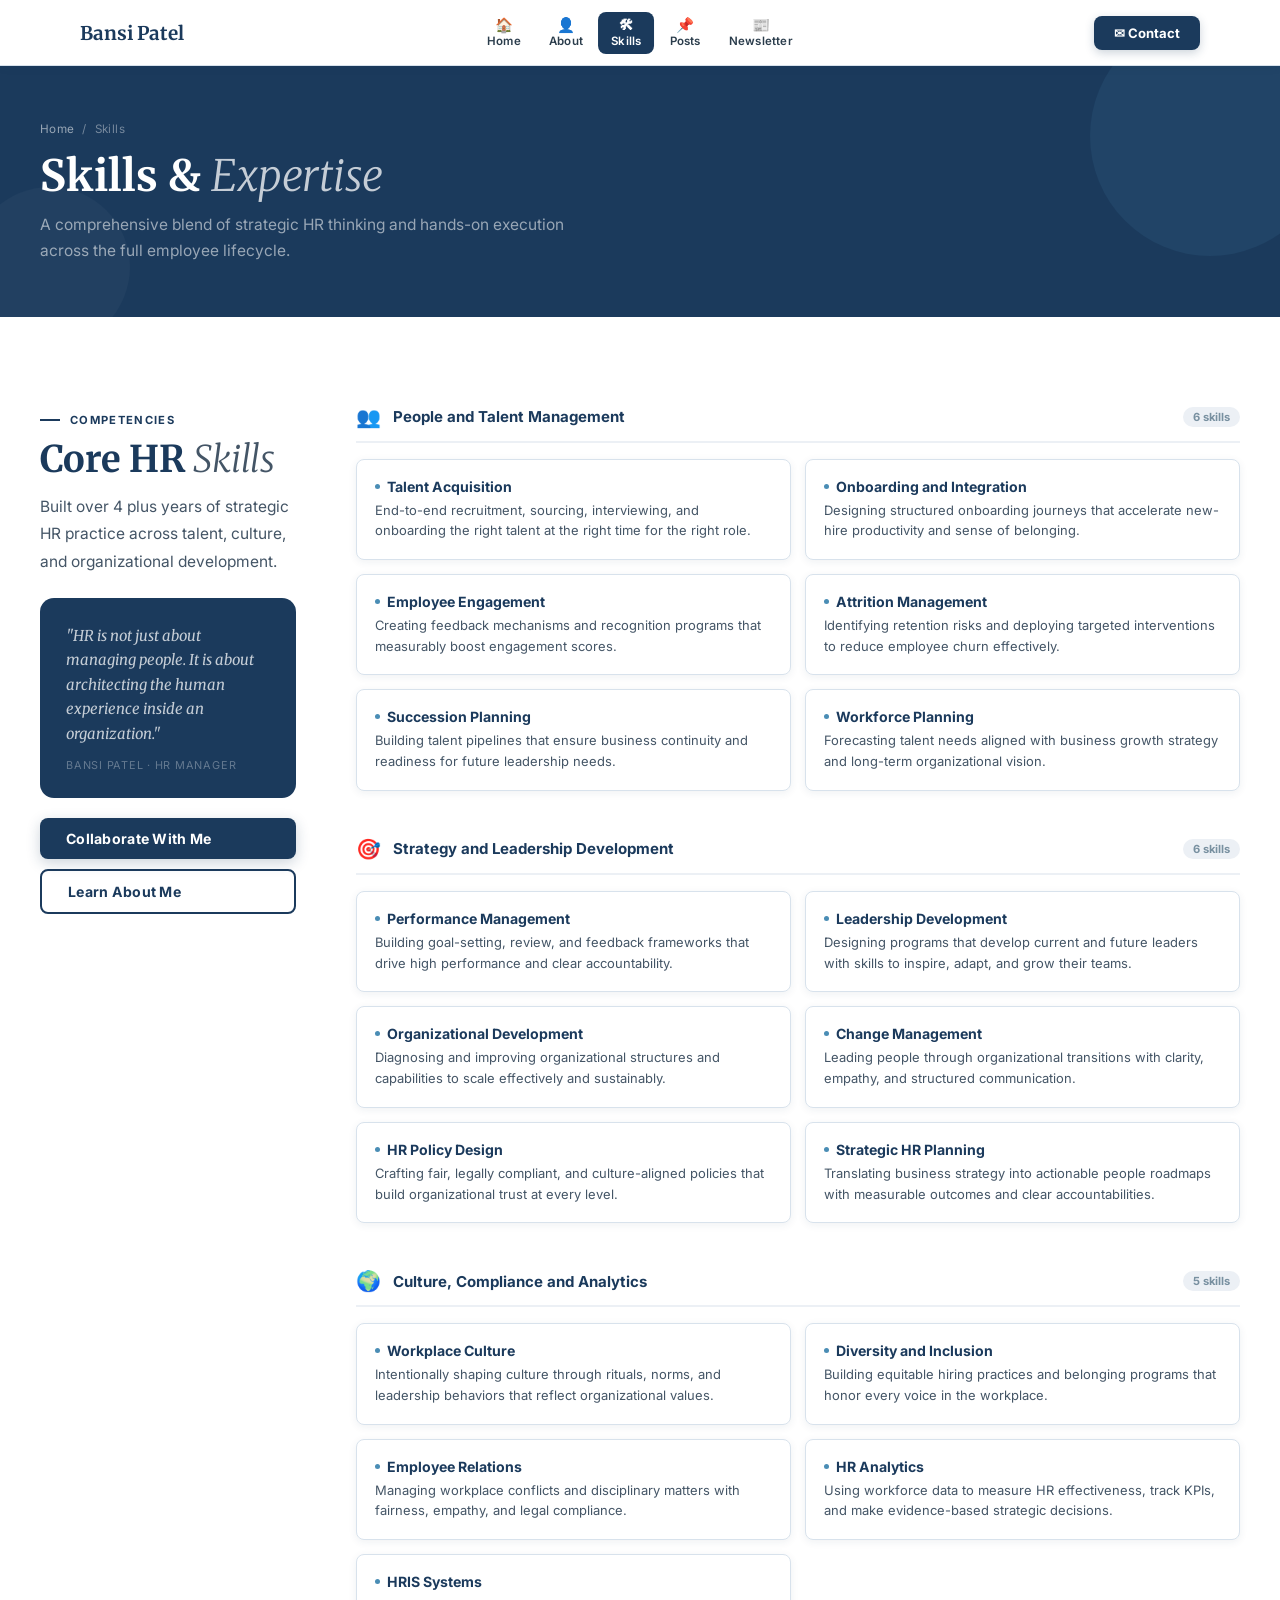
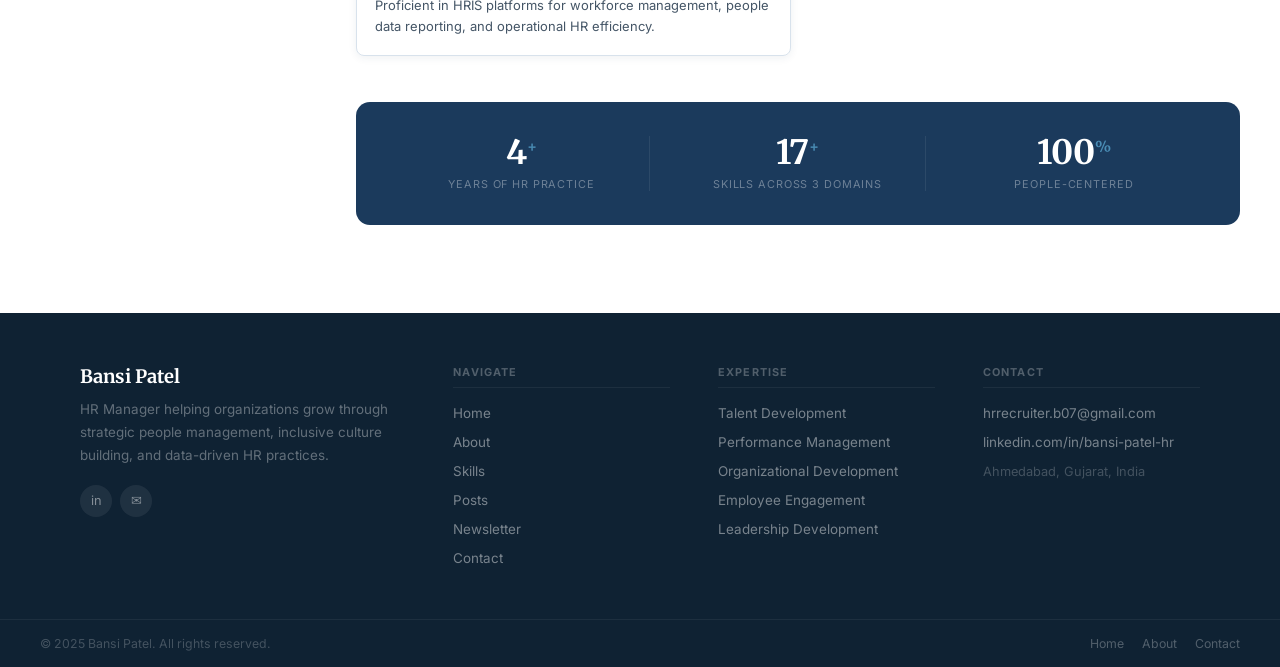
<file: skills.html>
<!DOCTYPE html>
<html lang="en">
<head>
<meta charset="UTF-8">
<meta name="viewport" content="width=device-width, initial-scale=1.0">
<title>Skills — Bansi Patel</title>
<link rel="stylesheet" href="style.css">
<style>
.skills-layout{display:grid;grid-template-columns:256px 1fr;gap:60px;align-items:start;}
.skills-sidebar{position:sticky;top:84px;}
.side-quote{background:#1b3a5c;border-radius:14px;padding:26px;margin-top:22px;}
.side-quote p{font-family:'Merriweather',serif;font-style:italic;font-size:.93rem;color:rgba(255,255,255,.75);line-height:1.65;}
.side-quote cite{display:block;margin-top:12px;font-size:.68rem;color:rgba(255,255,255,.32);font-style:normal;letter-spacing:.07em;text-transform:uppercase;}
.skills-body{display:flex;flex-direction:column;gap:46px;}
.sg-head{display:flex;align-items:center;gap:12px;padding-bottom:12px;border-bottom:2px solid #ecf0f5;margin-bottom:16px;}
.sg-ico{font-size:1.25rem;}
.sg-title{font-size:.94rem;font-weight:700;color:#1b3a5c;}
.sg-count{margin-left:auto;font-size:.7rem;font-weight:700;color:#7890a0;background:#ecf0f5;padding:3px 10px;border-radius:100px;}
.sk-grid{display:grid;grid-template-columns:repeat(2,1fr);gap:14px;}
.sk-card{background:#fff;border:1px solid #d8e2ec;border-radius:8px;padding:18px;box-shadow:0 2px 8px rgba(27,58,92,.07);position:relative;overflow:hidden;transition:transform .3s,box-shadow .3s;}
.sk-card::after{content:'';position:absolute;left:0;top:0;bottom:0;width:3px;background:#1b3a5c;transform:scaleY(0);transform-origin:bottom;transition:transform .32s;}
.sk-card:hover{transform:translateX(5px);box-shadow:0 6px 24px rgba(27,58,92,.11);}
.sk-card:hover::after{transform:scaleY(1);}
.sk-name{font-size:.88rem;font-weight:700;color:#1b3a5c;margin-bottom:5px;display:flex;align-items:center;gap:7px;}
.sk-dot{width:5px;height:5px;border-radius:50%;background:#4a8db5;flex-shrink:0;}
.sk-desc{font-size:.81rem;color:#445566;line-height:1.6;}
.exp-band{background:#1b3a5c;border-radius:14px;padding:34px 38px;display:grid;grid-template-columns:repeat(3,1fr);gap:20px;}
.eb-item{text-align:center;padding:0 12px;border-right:1px solid rgba(255,255,255,.08);}
.eb-item:last-child{border-right:none;}
.eb-num{font-family:'Merriweather',serif;font-size:2.1rem;font-weight:700;color:#fff;line-height:1;}
.eb-num sup{font-size:.95rem;color:#4a8db5;}
.eb-lbl{font-size:.68rem;color:rgba(255,255,255,.36);text-transform:uppercase;letter-spacing:.08em;margin-top:8px;}
@media(max-width:960px){.skills-layout{grid-template-columns:1fr;}.skills-sidebar{position:static;}.sk-grid{grid-template-columns:1fr;}.exp-band{grid-template-columns:1fr 1fr;}}
@media(max-width:480px){.exp-band{grid-template-columns:1fr;}}
</style>
</head>
<body>
<nav class="navbar">
  <div class="nb-inner">
    <a href="index.html" class="nb-logo">Bansi Patel</a>
    <ul class="nb-links" id="nbMenu">
      <li><a href="index.html"><span class="ico">🏠</span>Home</a></li>
      <li><a href="about.html"><span class="ico">👤</span>About</a></li>
      <li><a href="skills.html" class="active"><span class="ico">🛠</span>Skills</a></li>
      <li><a href="posts.html"><span class="ico">📌</span>Posts</a></li>
      <li><a href="newsletter.html"><span class="ico">📰</span>Newsletter</a></li>
    </ul>
    <a href="contact.html" class="nb-cta">✉&nbsp;Contact</a>
    <div class="nb-ham" id="nbHam"><span></span><span></span><span></span></div>
  </div>
</nav>
<main>
<div class="banner">
  <div class="bw">
    <div class="bcrumb"><a href="index.html">Home</a><span>/</span>Skills</div>
    <h1>Skills &amp; <em>Expertise</em></h1>
    <p class="bsub">A comprehensive blend of strategic HR thinking and hands-on execution across the full employee lifecycle.</p>
  </div>
</div>
<section class="sec">
  <div class="w">
    <div class="skills-layout">
      <div class="skills-sidebar" data-sr="left">
        <div class="slabel">Competencies</div>
        <h2 class="sh">Core HR <em>Skills</em></h2>
        <p class="sdesc">Built over 4 plus years of strategic HR practice across talent, culture, and organizational development.</p>
        <div class="side-quote">
          <p>"HR is not just about managing people. It is about architecting the human experience inside an organization."</p>
          <cite>Bansi Patel · HR Manager</cite>
        </div>
        <div style="margin-top:20px;display:flex;flex-direction:column;gap:10px">
          <a href="contact.html" class="btn btn-n">Collaborate With Me</a>
          <a href="about.html" class="btn btn-o">Learn About Me</a>
        </div>
      </div>
      <div class="skills-body" data-sr="right">
        <div>
          <div class="sg-head"><span class="sg-ico">👥</span><span class="sg-title">People and Talent Management</span><span class="sg-count">6 skills</span></div>
          <div class="sk-grid">
            <div class="sk-card" data-sr="up" data-d1><div class="sk-name"><span class="sk-dot"></span>Talent Acquisition</div><p class="sk-desc">End-to-end recruitment, sourcing, interviewing, and onboarding the right talent at the right time for the right role.</p></div>
            <div class="sk-card" data-sr="up" data-d2><div class="sk-name"><span class="sk-dot"></span>Onboarding and Integration</div><p class="sk-desc">Designing structured onboarding journeys that accelerate new-hire productivity and sense of belonging.</p></div>
            <div class="sk-card" data-sr="up" data-d3><div class="sk-name"><span class="sk-dot"></span>Employee Engagement</div><p class="sk-desc">Creating feedback mechanisms and recognition programs that measurably boost engagement scores.</p></div>
            <div class="sk-card" data-sr="up" data-d4><div class="sk-name"><span class="sk-dot"></span>Attrition Management</div><p class="sk-desc">Identifying retention risks and deploying targeted interventions to reduce employee churn effectively.</p></div>
            <div class="sk-card" data-sr="up" data-d1><div class="sk-name"><span class="sk-dot"></span>Succession Planning</div><p class="sk-desc">Building talent pipelines that ensure business continuity and readiness for future leadership needs.</p></div>
            <div class="sk-card" data-sr="up" data-d2><div class="sk-name"><span class="sk-dot"></span>Workforce Planning</div><p class="sk-desc">Forecasting talent needs aligned with business growth strategy and long-term organizational vision.</p></div>
          </div>
        </div>
        <div>
          <div class="sg-head"><span class="sg-ico">🎯</span><span class="sg-title">Strategy and Leadership Development</span><span class="sg-count">6 skills</span></div>
          <div class="sk-grid">
            <div class="sk-card" data-sr="up" data-d1><div class="sk-name"><span class="sk-dot"></span>Performance Management</div><p class="sk-desc">Building goal-setting, review, and feedback frameworks that drive high performance and clear accountability.</p></div>
            <div class="sk-card" data-sr="up" data-d2><div class="sk-name"><span class="sk-dot"></span>Leadership Development</div><p class="sk-desc">Designing programs that develop current and future leaders with skills to inspire, adapt, and grow their teams.</p></div>
            <div class="sk-card" data-sr="up" data-d3><div class="sk-name"><span class="sk-dot"></span>Organizational Development</div><p class="sk-desc">Diagnosing and improving organizational structures and capabilities to scale effectively and sustainably.</p></div>
            <div class="sk-card" data-sr="up" data-d4><div class="sk-name"><span class="sk-dot"></span>Change Management</div><p class="sk-desc">Leading people through organizational transitions with clarity, empathy, and structured communication.</p></div>
            <div class="sk-card" data-sr="up" data-d1><div class="sk-name"><span class="sk-dot"></span>HR Policy Design</div><p class="sk-desc">Crafting fair, legally compliant, and culture-aligned policies that build organizational trust at every level.</p></div>
            <div class="sk-card" data-sr="up" data-d2><div class="sk-name"><span class="sk-dot"></span>Strategic HR Planning</div><p class="sk-desc">Translating business strategy into actionable people roadmaps with measurable outcomes and clear accountabilities.</p></div>
          </div>
        </div>
        <div>
          <div class="sg-head"><span class="sg-ico">🌍</span><span class="sg-title">Culture, Compliance and Analytics</span><span class="sg-count">5 skills</span></div>
          <div class="sk-grid">
            <div class="sk-card" data-sr="up" data-d1><div class="sk-name"><span class="sk-dot"></span>Workplace Culture</div><p class="sk-desc">Intentionally shaping culture through rituals, norms, and leadership behaviors that reflect organizational values.</p></div>
            <div class="sk-card" data-sr="up" data-d2><div class="sk-name"><span class="sk-dot"></span>Diversity and Inclusion</div><p class="sk-desc">Building equitable hiring practices and belonging programs that honor every voice in the workplace.</p></div>
            <div class="sk-card" data-sr="up" data-d3><div class="sk-name"><span class="sk-dot"></span>Employee Relations</div><p class="sk-desc">Managing workplace conflicts and disciplinary matters with fairness, empathy, and legal compliance.</p></div>
            <div class="sk-card" data-sr="up" data-d4><div class="sk-name"><span class="sk-dot"></span>HR Analytics</div><p class="sk-desc">Using workforce data to measure HR effectiveness, track KPIs, and make evidence-based strategic decisions.</p></div>
            <div class="sk-card" data-sr="up" data-d1><div class="sk-name"><span class="sk-dot"></span>HRIS Systems</div><p class="sk-desc">Proficient in HRIS platforms for workforce management, people data reporting, and operational HR efficiency.</p></div>
          </div>
        </div>
        <div class="exp-band" data-sr="scale">
          <div class="eb-item"><div class="eb-num">4<sup>+</sup></div><div class="eb-lbl">Years of HR Practice</div></div>
          <div class="eb-item"><div class="eb-num">17<sup>+</sup></div><div class="eb-lbl">Skills Across 3 Domains</div></div>
          <div class="eb-item"><div class="eb-num">100<sup>%</sup></div><div class="eb-lbl">People-Centered</div></div>
        </div>
      </div>
    </div>
  </div>
</section>
</main>
<footer>
  <div class="ftbody">
    <div><div class="ftbrand">Bansi Patel</div><p class="ftag">HR Manager helping organizations grow through strategic people management, inclusive culture building, and data-driven HR practices.</p><div class="fsocrow"><a href="https://linkedin.com/in/bansi-patel-hr" target="_blank" class="fsoc">in</a><a href="mailto:hrrecruiter.b07@gmail.com" class="fsoc">✉</a></div></div>
    <div><div class="fctitle">Navigate</div><ul class="flinks"><li><a href="index.html">Home</a></li><li><a href="about.html">About</a></li><li><a href="skills.html">Skills</a></li><li><a href="posts.html">Posts</a></li><li><a href="newsletter.html">Newsletter</a></li><li><a href="contact.html">Contact</a></li></ul></div>
    <div><div class="fctitle">Expertise</div><ul class="flinks"><li><a href="skills.html">Talent Development</a></li><li><a href="skills.html">Performance Management</a></li><li><a href="skills.html">Organizational Development</a></li><li><a href="skills.html">Employee Engagement</a></li><li><a href="skills.html">Leadership Development</a></li></ul></div>
    <div><div class="fctitle">Contact</div><ul class="flinks"><li><a href="mailto:hrrecruiter.b07@gmail.com">hrrecruiter.b07@gmail.com</a></li><li><a href="https://linkedin.com/in/bansi-patel-hr" target="_blank">linkedin.com/in/bansi-patel-hr</a></li><li style="color:rgba(255,255,255,.22);font-size:.8rem;margin-top:4px;cursor:default">Ahmedabad, Gujarat, India</li></ul></div>
  </div>
  <div class="ftbot"><span class="ftcopy">© 2025 Bansi Patel. All rights reserved.</span><div class="ftbotlinks"><a href="index.html">Home</a><a href="about.html">About</a><a href="contact.html">Contact</a></div></div>
</footer>
<script>
document.getElementById('nbHam').addEventListener('click',function(){document.getElementById('nbMenu').classList.toggle('open');});
document.querySelectorAll('.nb-links a').forEach(function(a){a.addEventListener('click',function(){document.getElementById('nbMenu').classList.remove('open');});});
(function(){var obs=new IntersectionObserver(function(e){e.forEach(function(x){if(x.isIntersecting){x.target.classList.add('vis');obs.unobserve(x.target);}});},{threshold:0.1});document.querySelectorAll('[data-sr]').forEach(function(el){obs.observe(el);});})();
</script>
</body>
</html>
</file>
<file: style.css>
@import url('https://fonts.googleapis.com/css2?family=Merriweather:ital,wght@0,300;0,400;0,700;0,900;1,300;1,400&family=Inter:wght@300;400;500;600;700&display=swap');

/* ── TOKENS ── */
:root {
  --navy:     #1b3a5c;
  --navy2:    #224a6e;
  --navydark: #0f2233;
  --pale:     #e8f1f8;
  --steel:    #4a8db5;
  --white:    #ffffff;
  --g50:      #f6f8fb;
  --g100:     #ecf0f5;
  --g200:     #d8e2ec;
  --g400:     #96aab8;
  --g600:     #587080;
  --g800:     #2b3d4c;
  --text:     #18232e;
  --textmd:   #445566;
  --textlt:   #7890a0;
  --ss: 0 2px 8px rgba(27,58,92,.07);
  --sm: 0 6px 24px rgba(27,58,92,.11);
  --sl: 0 16px 48px rgba(27,58,92,.15);
  --r:  8px;
  --rl: 14px;
}
*, *::before, *::after { margin:0; padding:0; box-sizing:border-box; }
html { scroll-behavior:smooth; font-size:16px; }
body { font-family:'Inter',sans-serif; background:#fff; color:var(--text); overflow-x:hidden; -webkit-font-smoothing:antialiased; min-height:100vh; display:flex; flex-direction:column; }
main { flex:1; }
a { text-decoration:none; color:inherit; }
img { max-width:100%; display:block; }
::-webkit-scrollbar { width:4px; }
::-webkit-scrollbar-track { background:var(--g100); }
::-webkit-scrollbar-thumb { background:var(--navy); border-radius:2px; }

/* ══════════════════════════
   NAVBAR — flexbox, no overlap
══════════════════════════ */
.navbar {
  position:sticky; top:0; z-index:999;
  background:#fff;
  border-bottom:1px solid var(--g200);
  box-shadow:var(--ss);
  height:66px;
}
.nb-inner {
  max-width:1200px; margin:0 auto;
  padding:0 40px; height:66px;
  display:flex; align-items:center;
}
/* Logo — fixed left */
.nb-logo {
  font-family:'Merriweather',serif;
  font-size:1.18rem; font-weight:700;
  color:var(--navy); white-space:nowrap;
  flex-shrink:0; margin-right:auto;
}
/* Nav links — centred by flex */
.nb-links {
  display:flex; align-items:center;
  gap:2px; list-style:none;
  position:absolute; left:50%; transform:translateX(-50%);
}
.nb-links a {
  display:flex; flex-direction:column; align-items:center; gap:2px;
  padding:6px 13px; border-radius:var(--r);
  font-size:.72rem; font-weight:600; letter-spacing:.02em;
  color:var(--g800); transition:background .18s, color .18s;
  white-space:nowrap;
}
.nb-links a .ico { font-size:.9rem; line-height:1; }
.nb-links a:hover { background:var(--g50); color:var(--navy); }
.nb-links a.active { background:var(--navy); color:#fff; }
/* Contact CTA — fixed right */
.nb-cta {
  display:inline-flex; align-items:center; gap:6px;
  padding:9px 20px;
  background:var(--navy); color:#fff;
  border-radius:var(--r); font-size:.82rem; font-weight:700;
  white-space:nowrap; flex-shrink:0; margin-left:auto;
  box-shadow:0 3px 10px rgba(27,58,92,.22);
  transition:background .2s, transform .2s;
}
.nb-cta:hover { background:var(--navy2); transform:translateY(-1px); }
/* Hamburger — hidden on desktop */
.nb-ham {
  display:none; flex-direction:column; gap:5px;
  cursor:pointer; padding:6px; margin-left:12px; flex-shrink:0;
}
.nb-ham span { width:20px; height:2px; background:var(--navy); display:block; border-radius:1px; transition:all .3s; }

/* ══════════════════════════
   PAGE BANNER
══════════════════════════ */
.banner {
  background:var(--navy);
  padding:56px 40px 52px; position:relative; overflow:hidden;
}
.banner::after { content:''; position:absolute; right:-50px; top:-50px; width:240px; height:240px; border-radius:50%; background:rgba(74,141,181,.12); pointer-events:none; }
.banner::before { content:''; position:absolute; left:-30px; bottom:-30px; width:160px; height:160px; border-radius:50%; background:rgba(255,255,255,.03); pointer-events:none; }
.bw { max-width:1200px; margin:0 auto; position:relative; z-index:1; }
.bcrumb { display:flex; align-items:center; gap:8px; font-size:.73rem; color:rgba(255,255,255,.4); margin-bottom:14px; letter-spacing:.03em; }
.bcrumb a { color:rgba(255,255,255,.55); }
.bcrumb a:hover { color:#fff; }
.banner h1 { font-family:'Merriweather',serif; font-size:clamp(1.8rem,3.5vw,2.7rem); font-weight:700; color:#fff; line-height:1.2; margin-bottom:10px; }
.banner h1 em { font-style:italic; font-weight:300; opacity:.75; }
.banner .bsub { font-size:.97rem; color:rgba(255,255,255,.55); max-width:560px; line-height:1.7; }

/* ══════════════════════════
   LAYOUT UTILITIES
══════════════════════════ */
.sec { padding:88px 40px; }
.sec-alt { background:var(--g50); border-top:1px solid var(--g100); border-bottom:1px solid var(--g100); }
.w { max-width:1200px; margin:0 auto; }
.slabel { display:inline-flex; align-items:center; gap:10px; font-size:.7rem; font-weight:700; letter-spacing:.12em; text-transform:uppercase; color:var(--navy); margin-bottom:10px; }
.slabel::before { content:''; width:20px; height:2px; background:var(--navy); flex-shrink:0; }
h2.sh { font-family:'Merriweather',serif; font-size:clamp(1.65rem,3vw,2.3rem); font-weight:700; line-height:1.2; color:var(--navy); margin-bottom:12px; }
h2.sh em { font-style:italic; font-weight:300; color:var(--textmd); }
.sdesc { font-size:.97rem; color:var(--textmd); line-height:1.78; max-width:540px; }

/* ══════════════════════════
   BUTTONS
══════════════════════════ */
.btn { display:inline-flex; align-items:center; gap:8px; padding:12px 26px; border-radius:var(--r); font-size:.88rem; font-weight:700; letter-spacing:.02em; cursor:pointer; border:none; transition:all .25s; text-decoration:none; }
.btn-n { background:var(--navy); color:#fff; box-shadow:0 4px 14px rgba(27,58,92,.22); }
.btn-n:hover { background:var(--navy2); transform:translateY(-2px); box-shadow:0 8px 22px rgba(27,58,92,.3); }
.btn-o { background:none; border:2px solid var(--navy); color:var(--navy); }
.btn-o:hover { background:var(--navy); color:#fff; }
.btn-w { background:#fff; color:var(--navy); box-shadow:0 6px 20px rgba(0,0,0,.14); }
.btn-w:hover { background:var(--pale); transform:translateY(-2px); }

/* ══════════════════════════
   TRUST BAR
══════════════════════════ */
.trust { background:var(--g50); border-bottom:1px solid var(--g200); padding:13px 40px; }
.trust-w { max-width:1200px; margin:0 auto; display:flex; align-items:center; gap:18px; flex-wrap:wrap; }
.tlabel { font-size:.7rem; font-weight:700; letter-spacing:.08em; text-transform:uppercase; color:var(--textlt); white-space:nowrap; }
.tpills { display:flex; gap:8px; flex-wrap:wrap; }
.tpill { display:flex; align-items:center; gap:6px; background:#fff; border:1px solid var(--g200); padding:5px 13px; border-radius:100px; font-size:.79rem; font-weight:600; color:var(--navy); box-shadow:0 1px 4px rgba(27,58,92,.05); }
.tpill b { width:5px; height:5px; border-radius:50%; background:var(--navy); opacity:.3; flex-shrink:0; display:inline-block; }

/* ══════════════════════════
   METRICS BAND
══════════════════════════ */
.metband { background:var(--navy); padding:52px 40px; }
.metgrid { max-width:1200px; margin:0 auto; display:grid; grid-template-columns:repeat(4,1fr); }
.mitem { text-align:center; padding:10px 20px; border-right:1px solid rgba(255,255,255,.07); }
.mitem:last-child { border-right:none; }
.mnum { font-family:'Merriweather',serif; font-size:2.7rem; font-weight:700; color:#fff; line-height:1; }
.mnum sup { font-size:1.1rem; color:var(--steel); }
.mlabel { font-size:.7rem; color:rgba(255,255,255,.38); text-transform:uppercase; letter-spacing:.08em; margin-top:8px; }
.mbar { width:28px; height:2px; background:var(--steel); margin:10px auto 0; border-radius:1px; transition:width .7s ease; }
.mitem.revealed .mbar { width:56px; }

/* ══════════════════════════
   CTA STRIP
══════════════════════════ */
.ctastrip { background:var(--navydark); padding:64px 40px; text-align:center; }
.ctastrip h2 { font-family:'Merriweather',serif; font-size:clamp(1.55rem,3vw,2.1rem); font-weight:700; color:#fff; margin-bottom:12px; }
.ctastrip p { font-size:.97rem; color:rgba(255,255,255,.5); margin-bottom:30px; max-width:440px; margin-left:auto; margin-right:auto; line-height:1.75; }

/* ══════════════════════════
   SCROLL REVEAL
══════════════════════════ */
[data-sr] { opacity:0; transition:opacity .72s cubic-bezier(.22,1,.36,1), transform .72s cubic-bezier(.22,1,.36,1); }
[data-sr="up"]    { transform:translateY(44px); }
[data-sr="left"]  { transform:translateX(-44px); }
[data-sr="right"] { transform:translateX(44px); }
[data-sr="scale"] { transform:scale(.93); }
[data-sr="flip"]  { transform:perspective(700px) rotateX(10deg) translateY(22px); }
[data-sr].vis { opacity:1; transform:none; }
[data-d1]{transition-delay:.08s;} [data-d2]{transition-delay:.16s;}
[data-d3]{transition-delay:.24s;} [data-d4]{transition-delay:.32s;}
[data-d5]{transition-delay:.40s;} [data-d6]{transition-delay:.48s;}

/* ══════════════════════════
   FOOTER
══════════════════════════ */
footer { background:var(--navydark); }
.ftbody { max-width:1200px; margin:0 auto; padding:52px 40px; display:grid; grid-template-columns:1.5fr 1fr 1fr 1fr; gap:48px; }
.ftbrand { font-family:'Merriweather',serif; font-size:1.15rem; font-weight:700; color:#fff; margin-bottom:10px; }
.ftag { font-size:.84rem; color:rgba(255,255,255,.35); line-height:1.7; margin-bottom:18px; }
.fsocrow { display:flex; gap:8px; }
.fsoc { width:32px; height:32px; border-radius:50%; background:rgba(255,255,255,.07); display:flex; align-items:center; justify-content:center; color:rgba(255,255,255,.45); font-size:.8rem; transition:all .22s; text-decoration:none; }
.fsoc:hover { background:var(--navy); color:#fff; }
.fctitle { font-size:.68rem; font-weight:700; letter-spacing:.1em; text-transform:uppercase; color:rgba(255,255,255,.28); margin-bottom:14px; padding-bottom:8px; border-bottom:1px solid rgba(255,255,255,.06); }
.flinks { list-style:none; display:flex; flex-direction:column; gap:9px; }
.flinks a { font-size:.84rem; color:rgba(255,255,255,.44); transition:all .2s; display:inline-block; }
.flinks a:hover { color:#fff; padding-left:4px; }
.ftbot { border-top:1px solid rgba(255,255,255,.06); padding:16px 40px; display:flex; justify-content:space-between; align-items:center; }
.ftcopy { font-size:.77rem; color:rgba(255,255,255,.22); }
.ftbotlinks { display:flex; gap:18px; }
.ftbotlinks a { font-size:.77rem; color:rgba(255,255,255,.28); transition:color .2s; }
.ftbotlinks a:hover { color:rgba(255,255,255,.65); }

/* ══════════════════════════
   RESPONSIVE
══════════════════════════ */
@media(max-width:960px) {
  .nb-inner { padding:0 20px; }
  .nb-links {
    display:none; position:fixed; top:66px; left:0; right:0;
    background:#fff; border-bottom:1px solid var(--g200);
    padding:12px 16px 20px;
    box-shadow:var(--sm); z-index:998;
    flex-direction:column; align-items:stretch;
    transform:none; gap:4px;
  }
  .nb-links.open { display:flex; }
  .nb-links a { flex-direction:row; padding:11px 14px; justify-content:flex-start; }
  .nb-links a .ico { font-size:1rem; }
  .nb-ham { display:flex; }
  .sec { padding:60px 20px; }
  .sec-alt { padding:60px 20px; }
  .banner { padding:38px 20px; }
  .metband { padding:38px 20px; }
  .ctastrip { padding:48px 20px; }
  .trust { padding:12px 20px; }
  .metgrid { grid-template-columns:1fr 1fr; }
  .ftbody { grid-template-columns:1fr 1fr; padding:38px 20px; gap:28px; }
  .ftbot { flex-direction:column; gap:10px; padding:14px 20px; text-align:center; }
}
@media(max-width:560px) {
  .ftbody { grid-template-columns:1fr; }
  .metgrid { grid-template-columns:1fr 1fr; }
}
</style>
</file>
